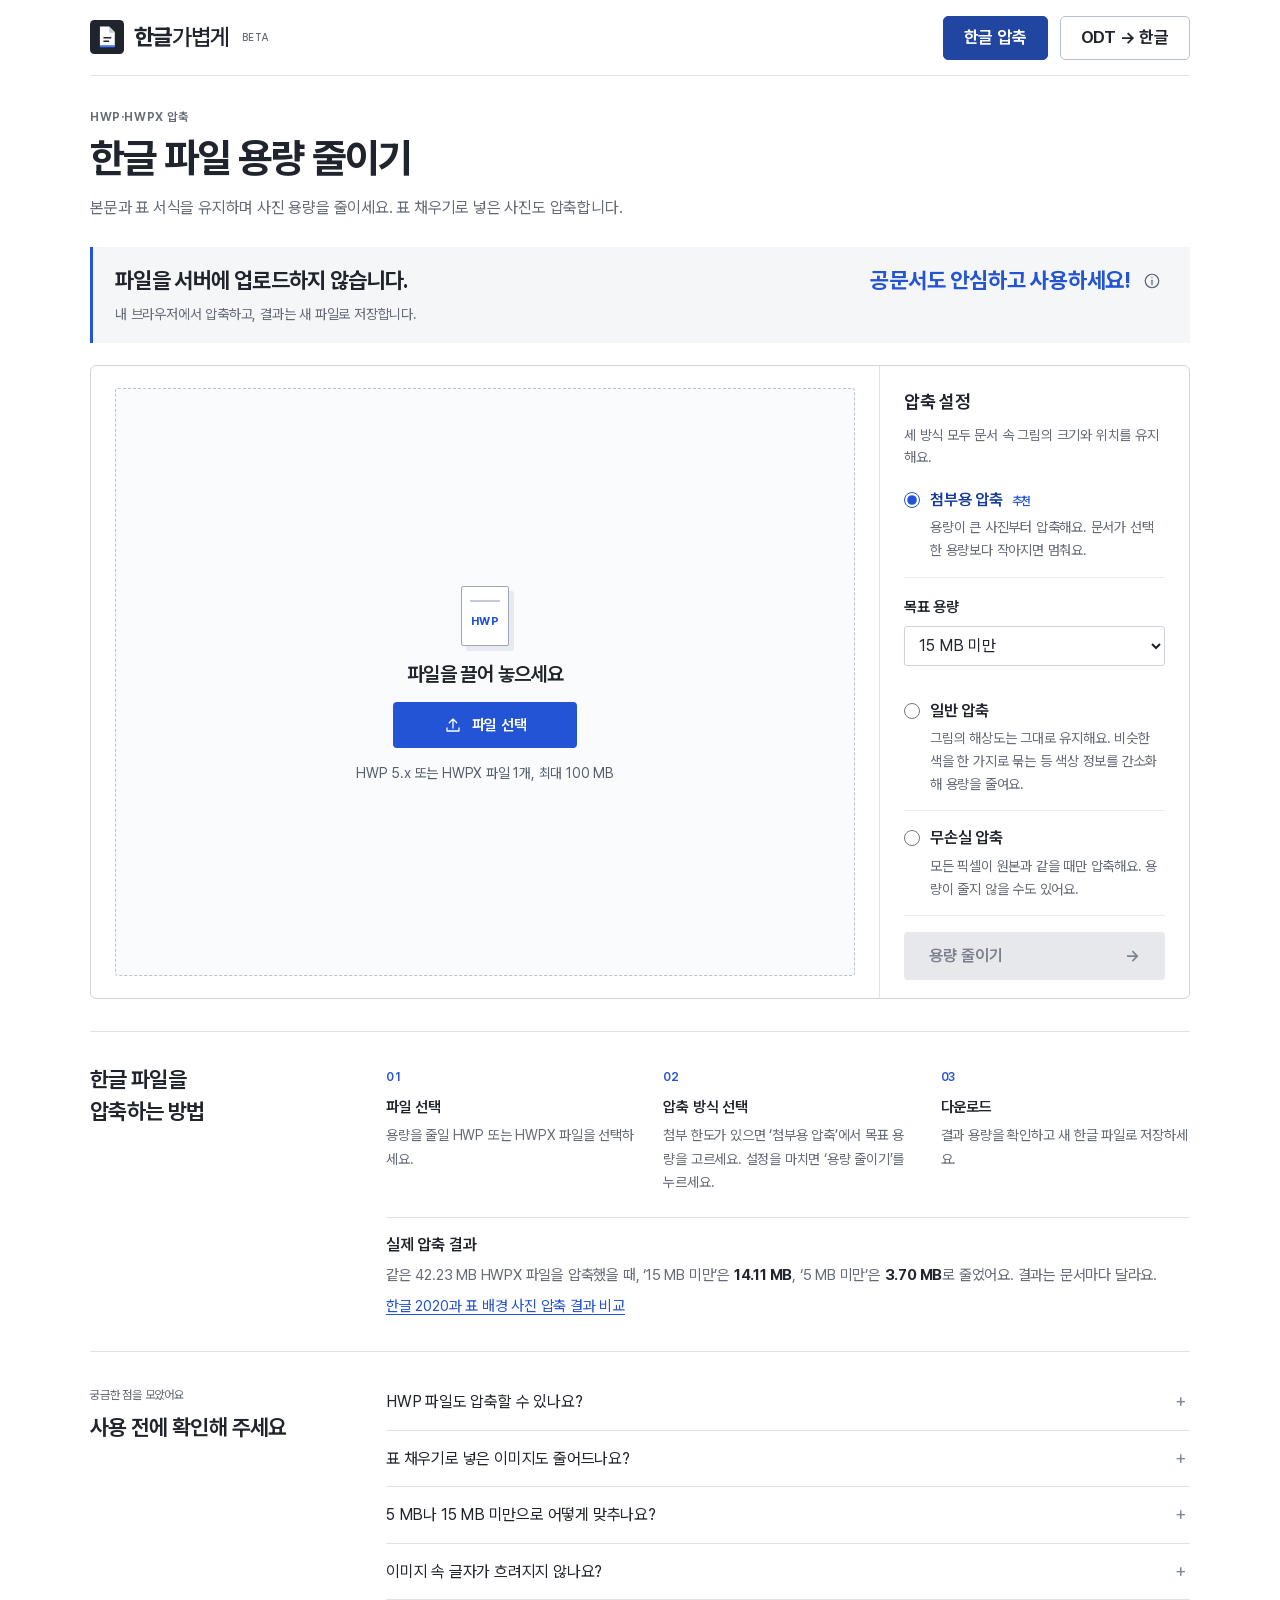
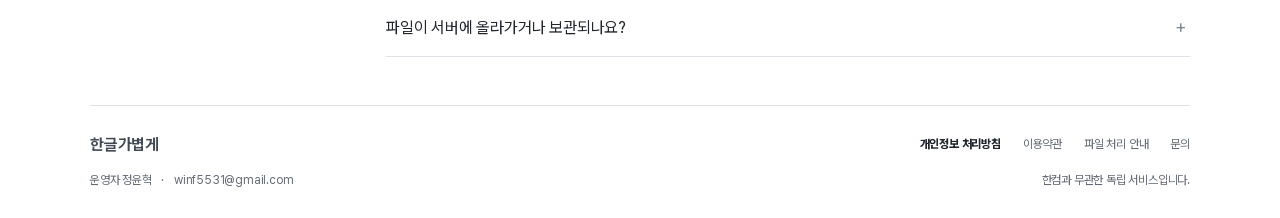
<file: index.html>
<!doctype html>
<html lang="ko">
<head><meta name="naver-site-verification" content="48976f34b77e618aafb838b8d7b8eea14af48118" /><meta name="referrer" content="no-referrer">
  <meta charset="utf-8"><meta name="viewport" content="width=device-width,initial-scale=1">
  <title>한글 파일 용량 줄이기 | HWP·HWPX 압축 – 한글가볍게</title>
  <meta name="description" content="한글 파일을 업로드 없이 내 브라우저에서 압축하세요. HWP·HWPX의 본문과 표 서식을 유지하고 표 채우기 사진까지 줄입니다. 첨부 제한에 맞춰 5MB 또는 15MB 미만을 목표로 선택할 수 있습니다.">
  <meta http-equiv="Content-Security-Policy" content="default-src 'self'; script-src 'self' 'wasm-unsafe-eval'; style-src 'self'; img-src 'self' data: blob:; worker-src 'self' blob:; connect-src 'none'; object-src 'none'; base-uri 'none'; form-action 'none'"><meta name="theme-color" content="#2454d6"><meta property="og:title" content="한글가볍게 — 한글 파일 용량 줄이기">
  <meta property="og:description" content="표 안의 이미지까지, 문서는 그대로 더 가볍게. HWP·HWPX 이미지 압축 도구.">
  <link rel="preload" href="/assets/fonts/PretendardVariable.woff2" as="font" type="font/woff2" crossorigin><link rel="icon" href="/favicon.svg" type="image/svg+xml"><link rel="stylesheet" href="/style.css">
  <script src="/app.js?v=0cade4c38882" defer></script>
<link rel="canonical" href="https://hwpzip.com/"><meta property="og:url" content="https://hwpzip.com/">
<script type="application/ld+json">{"@context": "https://schema.org", "@type": "WebSite", "name": "한글가볍게", "alternateName": "HWPZIP", "url": "https://hwpzip.com/"}</script>
</head>
<body>
  <a class="skip" href="#compress">본문으로 건너뛰기</a>
  <header class="header shell"><a class="brand" href="/" aria-label="한글가볍게 홈"><img src="/favicon.svg" width="34" height="34" alt=""><span>한글<span class="brand-light">가볍게</span></span><small>BETA</small></a><nav aria-label="문서 도구"><a href="/" aria-current="page">한글 압축</a><a href="/odt-to-hangul/" >ODT → 한글</a></nav></header>
  <main>
    <section class="hero shell" id="compress" aria-labelledby="headline">
      <p class="eyebrow">HWP·HWPX 압축</p>
      <h1 id="headline">한글 파일 용량 줄이기</h1>
      <p class="intro">본문과 표 서식을 유지하며 사진 용량을 줄이세요.<br class="mobile"> 표 채우기로 넣은 사진도 압축합니다.</p>
      <div id="connection" class="notice" hidden role="status"></div>
      <section class="document-privacy" aria-labelledby="privacy-title">
        <div class="privacy-heading">
          <span class="privacy-shield" aria-hidden="true"><svg viewBox="0 0 24 24"><path d="m12 3 8 3v5c0 5-8 10-8 10S4 16 4 11V6l8-3Zm-4 9 3 3 5-6"/></svg></span>
          <div><p class="privacy-kicker">문서 보호 원칙</p><h2 id="privacy-title">파일을 서버에 업로드하지 않습니다.</h2></div>
          <div class="privacy-assurance"><strong>공문서도 안심하고 사용하세요!</strong><a class="privacy-details" href="/file-handling.html" title="파일 처리 방식 자세히" aria-label="파일 처리 방식 자세히"><svg viewBox="0 0 24 24" aria-hidden="true"><circle cx="12" cy="12" r="9"/><path d="M12 11v6"/><circle class="info-dot" cx="12" cy="7.5" r=".8"/></svg></a></div>
        </div>
        <p class="privacy-caption" id="upload-privacy">내 브라우저에서 압축하고, 결과는 새 파일로 저장합니다.</p>
      </section>
      <div class="workspace">
        <section class="upload-pane" aria-label="파일 압축">
          <div id="dropzone" class="dropzone">
            <div class="file-art" aria-hidden="true"><span class="document-mark"><span>HWP</span></span></div>
            <h2>파일을 끌어 놓으세요</h2>
            
            <label class="button choose" for="file-input"><svg viewBox="0 0 24 24" aria-hidden="true"><path d="M12 16V4m-5 5 5-5 5 5M4 16v4h16v-4"/></svg>파일 선택</label>
            <input id="file-input" class="visually-hidden" type="file" accept=".hwp,.hwpx" aria-describedby="format-note upload-privacy">
            <p id="format-note" class="format-note">HWP 5.x 또는 HWPX 파일 1개, 최대 100 MB</p>
          </div>
          <div id="selected" class="selected" hidden><span class="file-badge">한</span><div class="file-detail"><strong id="filename"></strong><span id="filesize"></span></div><button id="remove" class="icon-button" aria-label="선택한 파일 제거">×</button></div>
          <div id="progress" class="progress-area" hidden role="status" aria-live="polite"><div class="progress-heading"><span id="stage-title">내 기기에서 처리 중</span><span id="stage-value"></span></div><div id="progress-track" class="progress-track"><div id="progress-bar"></div></div><p id="stage-detail"></p><button id="cancel" class="text-button">작업 취소</button></div>
          <div id="result" class="result" hidden aria-live="polite"><div class="complete-check" aria-hidden="true">✓</div><h2 id="result-title">파일이 더 가벼워졌어요</h2><div class="size-comparison"><span id="before-size"></span><span class="arrow">→</span><strong id="after-size"></strong></div><p id="savings"></p><p id="target-result" class="target-result"></p>
            <div id="retry-offer" hidden><p>더 줄이면 이미지 속 작은 글씨가 흐려질 수 있어요.</p><button id="retry" class="button" type="button"></button></div>
            <p id="retry-status" hidden role="status"></p>
            <button id="download" class="button">압축 파일 다운로드 <span aria-hidden="true">↓</span></button><a id="first-download" class="text-button" hidden></a><p id="processing-time" class="result-note"></p><p id="result-note" class="result-note"></p><button id="another" class="text-button">다른 파일 압축하기</button></div>
          <p id="error" class="error" hidden role="alert"></p>
        </section>
        <aside class="options" aria-label="압축 설정">
          <div class="options-heading"><h2>압축 설정</h2></div>
          <p id="layout-note" class="layout-note">세 방식 모두 문서 속 그림의 크기와 위치를 유지해요.</p>
          <fieldset id="profile-options" aria-describedby="layout-note"><legend class="visually-hidden">압축 방식</legend>
            <label class="option"><input type="radio" name="mode" value="attachment" checked><span class="option-copy"><strong>첨부용 압축 <small>추천</small></strong><span>용량이 큰 사진부터 압축해요. 문서가 선택한 용량보다 작아지면 멈춰요.</span></span></label>
            <div id="target-control" class="target-control">
              <label for="target">목표 용량</label>
              <select id="target"><option value="5">5 MB 미만</option><option value="10">10 MB 미만</option><option value="15" selected>15 MB 미만</option><option value="20">20 MB 미만</option></select>
            </div>
            <label class="option"><input type="radio" name="mode" value="general"><span class="option-copy"><strong>일반 압축</strong><span>그림의 해상도는 그대로 유지해요. 비슷한 색을 한 가지로 묶는 등 색상 정보를 간소화해 용량을 줄여요.</span></span></label>
            <label class="option"><input type="radio" name="mode" value="lossless"><span class="option-copy"><strong>무손실 압축</strong><span>모든 픽셀이 원본과 같을 때만 압축해요. 용량이 줄지 않을 수도 있어요.</span></span></label>
          </fieldset>
          <button id="compress-button" class="button compress-button" disabled>용량 줄이기 <span aria-hidden="true">→</span></button>
        </aside>
      </div>
    </section>
    <section id="how" class="how shell" aria-labelledby="how-title">
      <h2 id="how-title">한글 파일을<br> 압축하는 방법</h2>
      <div class="how-content">
        <ol>
          <li><span>01</span><h3>파일 선택</h3><p>용량을 줄일 HWP 또는 HWPX 파일을 선택하세요.</p></li>
          <li><span>02</span><h3>압축 방식 선택</h3><p>첨부 한도가 있으면 ‘첨부용 압축’에서 목표 용량을 고르세요. 설정을 마치면 ‘용량 줄이기’를 누르세요.</p></li>
          <li><span>03</span><h3>다운로드</h3><p>결과 용량을 확인하고 새 한글 파일로 저장하세요.</p></li>
        </ol>
        <div class="how-example">
          <h3>실제 압축 결과</h3>
          <p>같은 42.23 MB HWPX 파일을 압축했을 때, ‘15 MB 미만’은 <strong>14.11 MB</strong>, ‘5 MB 미만’은 <strong>3.70 MB</strong>로 줄었어요. 결과는 문서마다 달라요.</p>
          <a class="guide-link" href="/guides/hwp-file-size/">한글 2020과 표 배경 사진 압축 결과 비교</a>
        </div>
      </div>
    </section>
    <section id="faq" class="faq shell" aria-labelledby="faq-title"><div><p class="section-kicker">궁금한 점을 모았어요</p><h2 id="faq-title">사용 전에 확인해 주세요</h2></div><div class="questions"><details><summary>HWP 파일도 압축할 수 있나요?</summary><p>네. HWP 5.x 파일을 직접 압축하고 HWP로 저장합니다. HWPX로 변환하지 않으며 본문과 표, 글자 서식과 배치를 보존합니다. 내장 이미지의 저장 데이터와 필요한 이미지 형식 정보만 바꿉니다. HWP 97 문서, 암호 또는 DRM으로 보호한 문서, 배포용 문서와 전자서명 문서는 지원하지 않습니다. 중요한 문서는 저장 후 확인해 주세요.</p></details><details><summary>표 채우기로 넣은 이미지도 줄어드나요?</summary><p>네. 본문 그림뿐 아니라 표나 셀, 도형의 배경으로 넣은 이미지도 함께 검사하고 최적화합니다. 지원하지 않는 이미지 형식은 원래 상태로 보존합니다. 암호화되거나 전자서명된 문서는 처리하지 않습니다.</p></details><details><summary>5 MB나 15 MB 미만으로 어떻게 맞추나요?</summary><p>큰 사진부터 화질과 해상도를 단계별로 조정하고, 저장할 파일이 목표보다 작아지면 멈춥니다. 5 MB 미만은 5,000,000바이트보다 작은 파일을 뜻합니다. 줄일 수 있는 사진이 부족하면 결과 화면에 실제 용량과 목표 달성 여부를 표시해요. 결과 화면에서 부분 압축본을 받거나, 그림 화질을 더 낮춰 다시 시도할 수 있어요.</p></details><details><summary>이미지 속 글자가 흐려지지 않나요?</summary><p>문서의 본문 글자와 표 서식은 유지합니다. 큰 활동 사진은 해상도가 줄어들 수 있습니다. 흰 배경의 비율과 색상 변화로 사진을 구분합니다. 글자가 많은 스캔본이나 도표로 판단하면 해상도를 낮추지 않습니다. 사진으로 분류된 이미지 속 글자는 흐려질 수 있습니다. 중요한 문서는 다운로드 후 작은 글자를 확대해 확인해 주세요. 픽셀 변화가 없어야 한다면 ‘무손실 압축’를 선택하세요.</p></details><details><summary>파일이 서버에 올라가거나 보관되나요?</summary><p>아니요. 문서와 이미지는 이 브라우저 안에서 압축하며 서버로 전송하지 않습니다. 결과는 이 탭을 닫거나 새로고침하기 전에 저장해 주세요. 작업 중 탭을 닫으면 압축도 중단됩니다. 내 기기에 저장한 원본과 결과 파일은 그대로 남습니다.</p></details></div></section>
  </main>
  <footer class="footer shell">
    <div class="footer-top"><a class="footer-brand" href="/">한글가볍게</a><nav class="footer-links" aria-label="운영 안내"><a class="privacy-policy-link" href="/privacy.html">개인정보 처리방침</a><a href="/terms.html">이용약관</a><a href="/file-handling.html">파일 처리 안내</a><a href="/contact.html">문의</a></nav></div>
    <div class="footer-bottom"><p>운영자 정윤혁 <span aria-hidden="true">·</span> <a href="mailto:winf5531@gmail.com">winf5531@gmail.com</a></p><p>한컴과 무관한 독립 서비스입니다.</p></div>
  </footer>
</body>
</html>
</file>
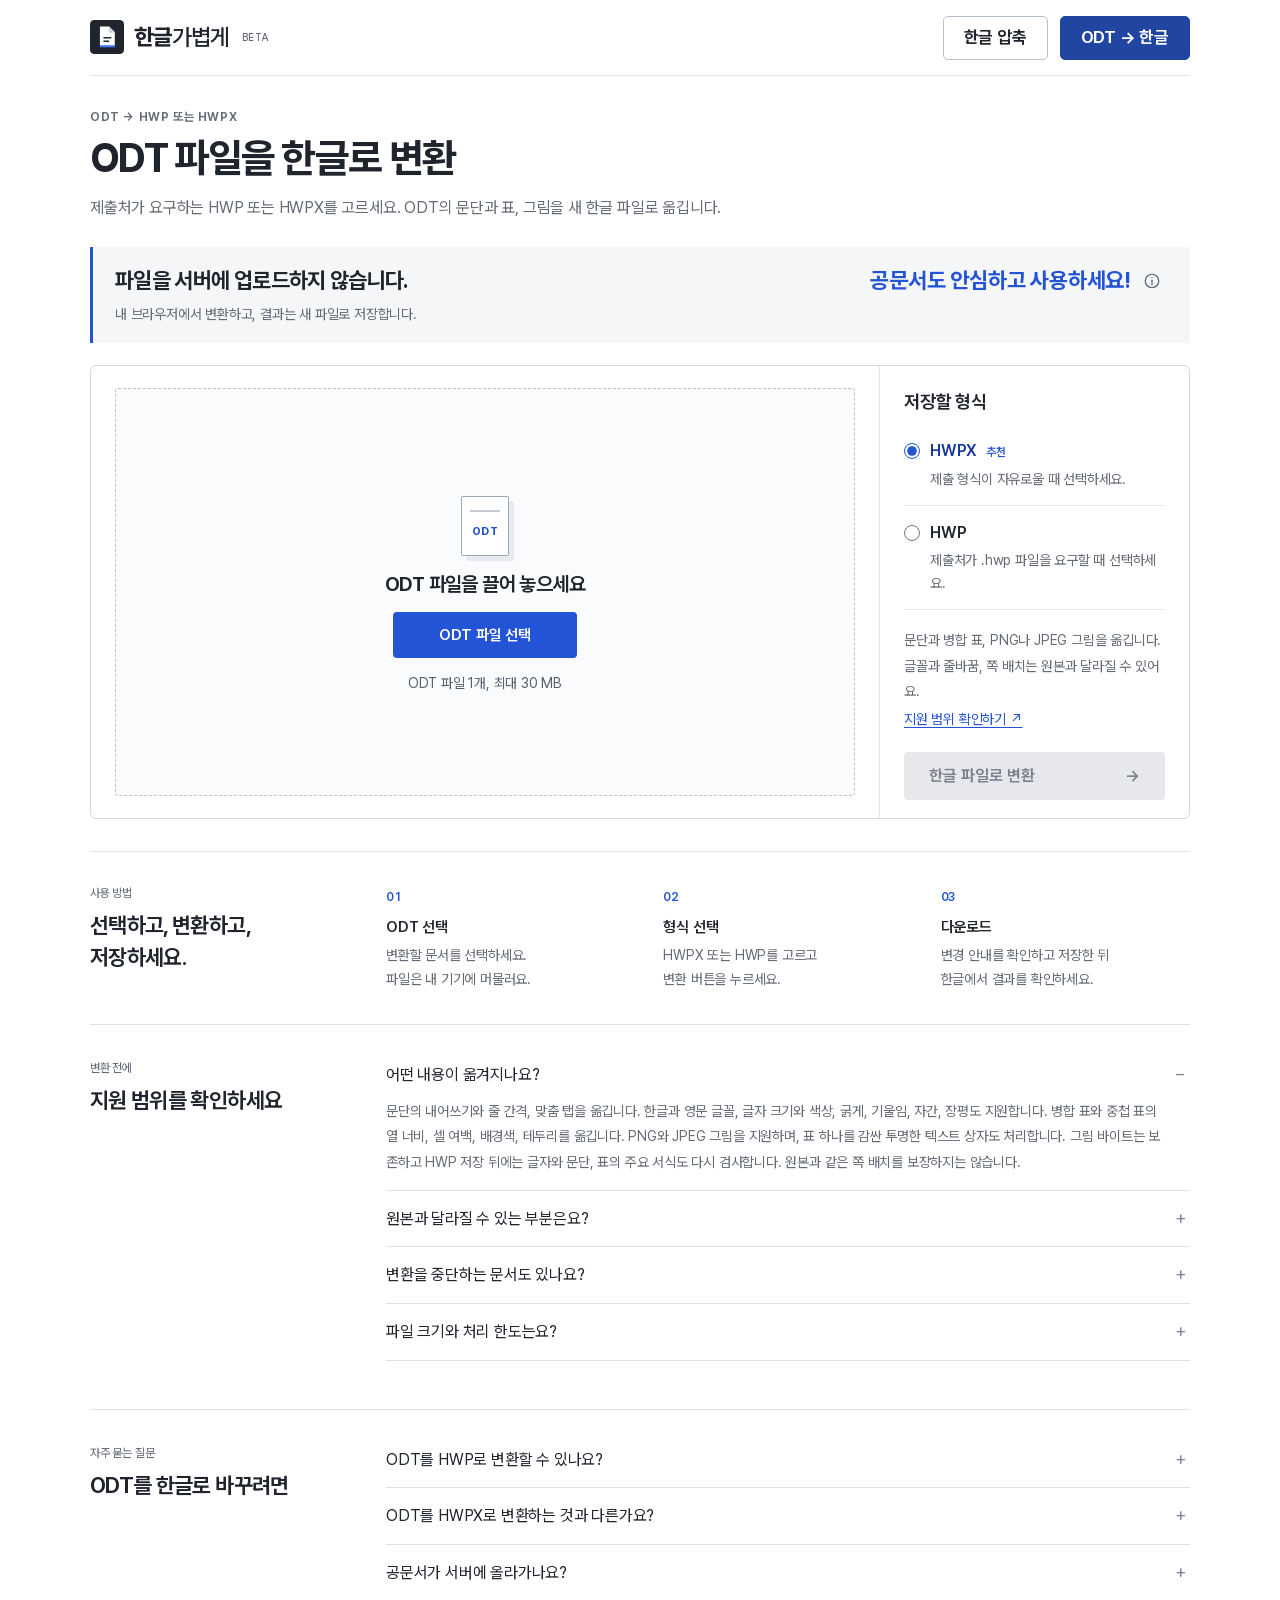
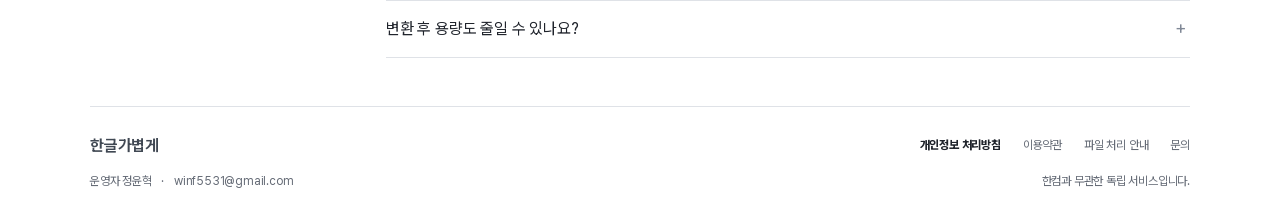
<file: odt-to-hangul/index.html>
<!doctype html>
<html lang="ko">
<head><meta name="referrer" content="no-referrer">
  <meta charset="utf-8"><meta name="viewport" content="width=device-width,initial-scale=1">
  <title>ODT를 한글 파일로 변환 | ODT → HWP·HWPX – 한글가볍게</title>
  <meta name="description" content="ODT 파일을 한글에서 편집할 수 있는 HWP 또는 HWPX로 변환하세요. 문단·병합 표·내장 그림을 옮기며, 30MB까지 파일 업로드 없이 내 브라우저에서 처리합니다.">
  <meta http-equiv="Content-Security-Policy" content="default-src 'self'; script-src 'self' 'wasm-unsafe-eval'; style-src 'self'; img-src 'self' data: blob:; worker-src 'self' blob:; connect-src 'none'; object-src 'none'; base-uri 'none'; form-action 'none'"><meta name="theme-color" content="#2454d6"><meta property="og:title" content="ODT 파일을 한글로 변환 | 한글가볍게">
  <meta property="og:description" content="ODT → HWP·HWPX. 문서를 업로드하지 않고 내 브라우저에서 변환하세요.">
  <link rel="preload" href="/assets/fonts/PretendardVariable.woff2" as="font" type="font/woff2" crossorigin><link rel="icon" href="/favicon.svg" type="image/svg+xml"><link rel="stylesheet" href="/style.css">
  <script src="/odt.js?v=b98e0b58f6b2" defer></script>
<link rel="canonical" href="https://hwpzip.com/odt-to-hangul/"><meta property="og:url" content="https://hwpzip.com/odt-to-hangul/">
</head>
<body>
<a class="skip" href="#convert">본문으로 건너뛰기</a><header class="header shell"><a class="brand" href="/" aria-label="한글가볍게 홈"><img src="/favicon.svg" width="34" height="34" alt=""><span>한글<span class="brand-light">가볍게</span></span><small>BETA</small></a><nav aria-label="문서 도구"><a href="/" >한글 압축</a><a href="/odt-to-hangul/" aria-current="page">ODT → 한글</a></nav></header>
<main><section class="hero shell" id="convert" aria-labelledby="headline">
<p class="eyebrow">ODT → HWP 또는 HWPX</p><h1 id="headline">ODT 파일을 한글로 변환</h1>
<p class="intro">제출처가 요구하는 HWP 또는 HWPX를 고르세요.<br class="mobile"> ODT의 문단과 표, 그림을 새 한글 파일로 옮깁니다.</p>
<section class="document-privacy" aria-labelledby="privacy-title">
        <div class="privacy-heading">
          <span class="privacy-shield" aria-hidden="true"><svg viewBox="0 0 24 24"><path d="m12 3 8 3v5c0 5-8 10-8 10S4 16 4 11V6l8-3Zm-4 9 3 3 5-6"/></svg></span>
          <div><p class="privacy-kicker">문서 보호 원칙</p><h2 id="privacy-title">파일을 서버에 업로드하지 않습니다.</h2></div>
          <div class="privacy-assurance"><strong>공문서도 안심하고 사용하세요!</strong><a class="privacy-details" href="/file-handling.html" title="파일 처리 방식 자세히" aria-label="파일 처리 방식 자세히"><svg viewBox="0 0 24 24" aria-hidden="true"><circle cx="12" cy="12" r="9"/><path d="M12 11v6"/><circle class="info-dot" cx="12" cy="7.5" r=".8"/></svg></a></div>
        </div>
        <p class="privacy-caption" id="upload-privacy">내 브라우저에서 변환하고, 결과는 새 파일로 저장합니다.</p>
      </section>
<div class="workspace">
<section class="upload-pane" aria-label="ODT 파일 변환">
<div id="dropzone" class="dropzone"><div class="file-art" aria-hidden="true"><span class="document-mark"><span>ODT</span></span></div><h2>ODT 파일을 끌어 놓으세요</h2><label class="button choose" for="file-input">ODT 파일 선택</label><input id="file-input" class="visually-hidden" type="file" accept=".odt,application/vnd.oasis.opendocument.text" aria-describedby="format-note upload-privacy"><p id="format-note" class="format-note">ODT 파일 1개, 최대 30 MB</p></div>
<div id="selected" class="selected" hidden><span class="file-badge">문</span><div class="file-detail"><strong id="filename"></strong><span id="filesize"></span></div><button id="remove" class="icon-button" aria-label="선택한 파일 제거">×</button></div>
<div id="progress" class="progress-area" hidden role="status" aria-live="polite"><div class="progress-heading"><span id="stage-title"></span><span id="stage-value"></span></div><div class="progress-track"><div id="progress-bar"></div></div><p id="stage-detail"></p><button id="cancel" class="text-button">작업 취소</button></div>
<div id="result" class="result" hidden aria-live="polite"><div class="complete-check" aria-hidden="true">✓</div><h2 id="result-title"></h2><strong id="result-size" class="converted-size"></strong><p id="result-summary"></p><div id="warning-box" class="conversion-warnings" hidden><strong>달라진 부분을 확인해 주세요</strong><ul id="result-warnings"></ul></div><p class="result-note">저장한 파일을 한글에서 열어 줄바꿈과 표, 그림의 위치를 확인해 주세요.</p><button id="download" class="button">변환 파일 다운로드 ↓</button><p id="processing-time" class="result-note"></p><button id="another" class="text-button">다른 파일 변환하기</button></div>
<p id="error" class="error" hidden role="alert"></p>
</section>
<aside class="options" aria-label="변환 설정"><div class="options-heading"><h2>저장할 형식</h2></div>
<fieldset id="format-options"><legend class="visually-hidden">변환할 한글 파일 형식</legend><label class="option"><input type="radio" name="format" value="hwpx" checked><span class="option-copy"><strong>HWPX <small>추천</small></strong><span>제출 형식이 자유로울 때 선택하세요.</span></span></label><label class="option"><input type="radio" name="format" value="hwp"><span class="option-copy"><strong>HWP</strong><span>제출처가 .hwp 파일을 요구할 때 선택하세요.</span></span></label></fieldset>
<p class="conversion-note">문단과 병합 표, PNG나 JPEG 그림을 옮깁니다. 글꼴과 줄바꿈, 쪽 배치는 원본과 달라질 수 있어요.</p><a class="support-link" href="#supported">지원 범위 확인하기 ↗</a><button id="convert-button" class="button compress-button" disabled>한글 파일로 변환 <span aria-hidden="true">→</span></button></aside>
</div>
</section>
<section class="how shell" aria-labelledby="how-title"><div><p class="section-kicker">사용 방법</p><h2 id="how-title">선택하고, 변환하고,<br>저장하세요.</h2></div><ol><li><span>01</span><h3>ODT 선택</h3><p>변환할 문서를 선택하세요.<br>파일은 내 기기에 머물러요.</p></li><li><span>02</span><h3>형식 선택</h3><p>HWPX 또는 HWP를 고르고<br>변환 버튼을 누르세요.</p></li><li><span>03</span><h3>다운로드</h3><p>변경 안내를 확인하고 저장한 뒤<br>한글에서 결과를 확인하세요.</p></li></ol></section>
<section id="supported" class="faq shell" aria-labelledby="support-title"><div><p class="section-kicker">변환 전에</p><h2 id="support-title">지원 범위를 확인하세요</h2></div><div class="questions"><details open><summary>어떤 내용이 옮겨지나요?</summary><p>문단의 내어쓰기와 줄 간격, 맞춤 탭을 옮깁니다. 한글과 영문 글꼴, 글자 크기와 색상, 굵게, 기울임, 자간, 장평도 지원합니다. 병합 표와 중첩 표의 열 너비, 셀 여백, 배경색, 테두리를 옮깁니다. PNG와 JPEG 그림을 지원하며, 표 하나를 감싼 투명한 텍스트 상자도 처리합니다. 그림 바이트는 보존하고 HWP 저장 뒤에는 글자와 문단, 표의 주요 서식도 다시 검사합니다. 원본과 같은 쪽 배치를 보장하지는 않습니다.</p></details><details><summary>원본과 달라질 수 있는 부분은요?</summary><p>글꼴 설치 여부에 따라 줄바꿈과 쪽 수가 달라질 수 있습니다. 지원하는 표와 그림의 위치 기준과 여백을 옮기지만 문서 엔진의 배치 방식에 따라 위치가 달라질 수 있습니다. 목록 번호, 하이퍼링크, 자동 날짜와 쪽 번호는 표시된 글자로 옮기며, 일부 글자 효과와 머리말과 꼬리말의 간격도 단순화될 수 있습니다. 감지한 변경 사항은 결과 화면에 안내합니다.</p></details><details><summary>변환을 중단하는 문서도 있나요?</summary><p>수식, 일반 텍스트 상자, 장식이 있는 표 상자, 도형, 각주, 변경 추적은 지원하지 않습니다. 배경 그림, 그림 자르기와 효과, 여러 쪽 양식, 다단, 세로쓰기도 지원 범위에서 제외됩니다. 숨김 또는 조건부 내용, 암호화, 전자서명, 매크로, 외부 링크 그림도 처리하지 않습니다. 발견하면 일부 내용이 빠진 파일을 만들지 않고 이유를 표시합니다.</p></details><details><summary>파일 크기와 처리 한도는요?</summary><p>ODT 파일 1개당 최대 30 MB, 문단 5,000개, 표 셀 10,000개, 내장 그림 150개를 지원합니다. 압축을 푼 크기와 개별 그림 크기에도 한도가 있습니다. 처음 변환할 때 약 16 MB의 도구를 내려받으며 이후 문서는 브라우저 안에서 처리합니다. 기기 메모리가 부족하거나 변환이 5분을 넘으면 중단합니다.</p></details></div></section>
<section id="faq" class="faq shell" aria-labelledby="faq-title"><div><p class="section-kicker">자주 묻는 질문</p><h2 id="faq-title">ODT를 한글로 바꾸려면</h2></div><div class="questions"><details><summary>ODT를 HWP로 변환할 수 있나요?</summary><p>네. ‘저장할 형식’에서 HWP를 선택하면 ODT 내용을 한글 문서로 옮겨 .hwp로 저장합니다. 저장한 HWP를 엔진에서 다시 열어 본문과 표, 그림, 주요 서식을 검사합니다. 내용 손실이나 서식 불일치가 감지되면 다운로드 대신 안내를 표시합니다.</p></details><details><summary>ODT를 HWPX로 변환하는 것과 다른가요?</summary><p>HWPX는 XML 기반의 한글 표준 문서 형식이고 HWP는 기존 바이너리 형식입니다. 제출처에서 .hwp를 요구하면 HWP를 선택하고, 별도 제한이 없다면 HWPX를 권장합니다. 확장자 이름만 바꾸는 방식이 아니라 문서 구조를 새로 작성합니다.</p></details><details><summary>공문서가 서버에 올라가나요?</summary><p>아니요. ODT 문서와 그 안의 그림, 파일 이름, 변환 결과는 서버로 전송하지 않습니다. 변환은 내 브라우저의 별도 작업 공간에서 실행되며 문서 처리용 네트워크 통신을 차단합니다. 사이트에 접속해 프로그램을 내려받는 과정은 필요합니다.</p></details><details><summary>변환 후 용량도 줄일 수 있나요?</summary><p>HWP 또는 HWPX로 저장한 결과는 <a href="/">한글 압축 도구</a>에서 이미지 용량을 줄일 수 있습니다. 변환과 압축 후에는 각각 결과를 확인해 주세요.</p></details></div></section>
</main><footer class="footer shell">
    <div class="footer-top"><a class="footer-brand" href="/">한글가볍게</a><nav class="footer-links" aria-label="운영 안내"><a class="privacy-policy-link" href="/privacy.html">개인정보 처리방침</a><a href="/terms.html">이용약관</a><a href="/file-handling.html">파일 처리 안내</a><a href="/contact.html">문의</a></nav></div>
    <div class="footer-bottom"><p>운영자 정윤혁 <span aria-hidden="true">·</span> <a href="mailto:winf5531@gmail.com">winf5531@gmail.com</a></p><p>한컴과 무관한 독립 서비스입니다.</p></div>
  </footer>
</body></html>
</file>
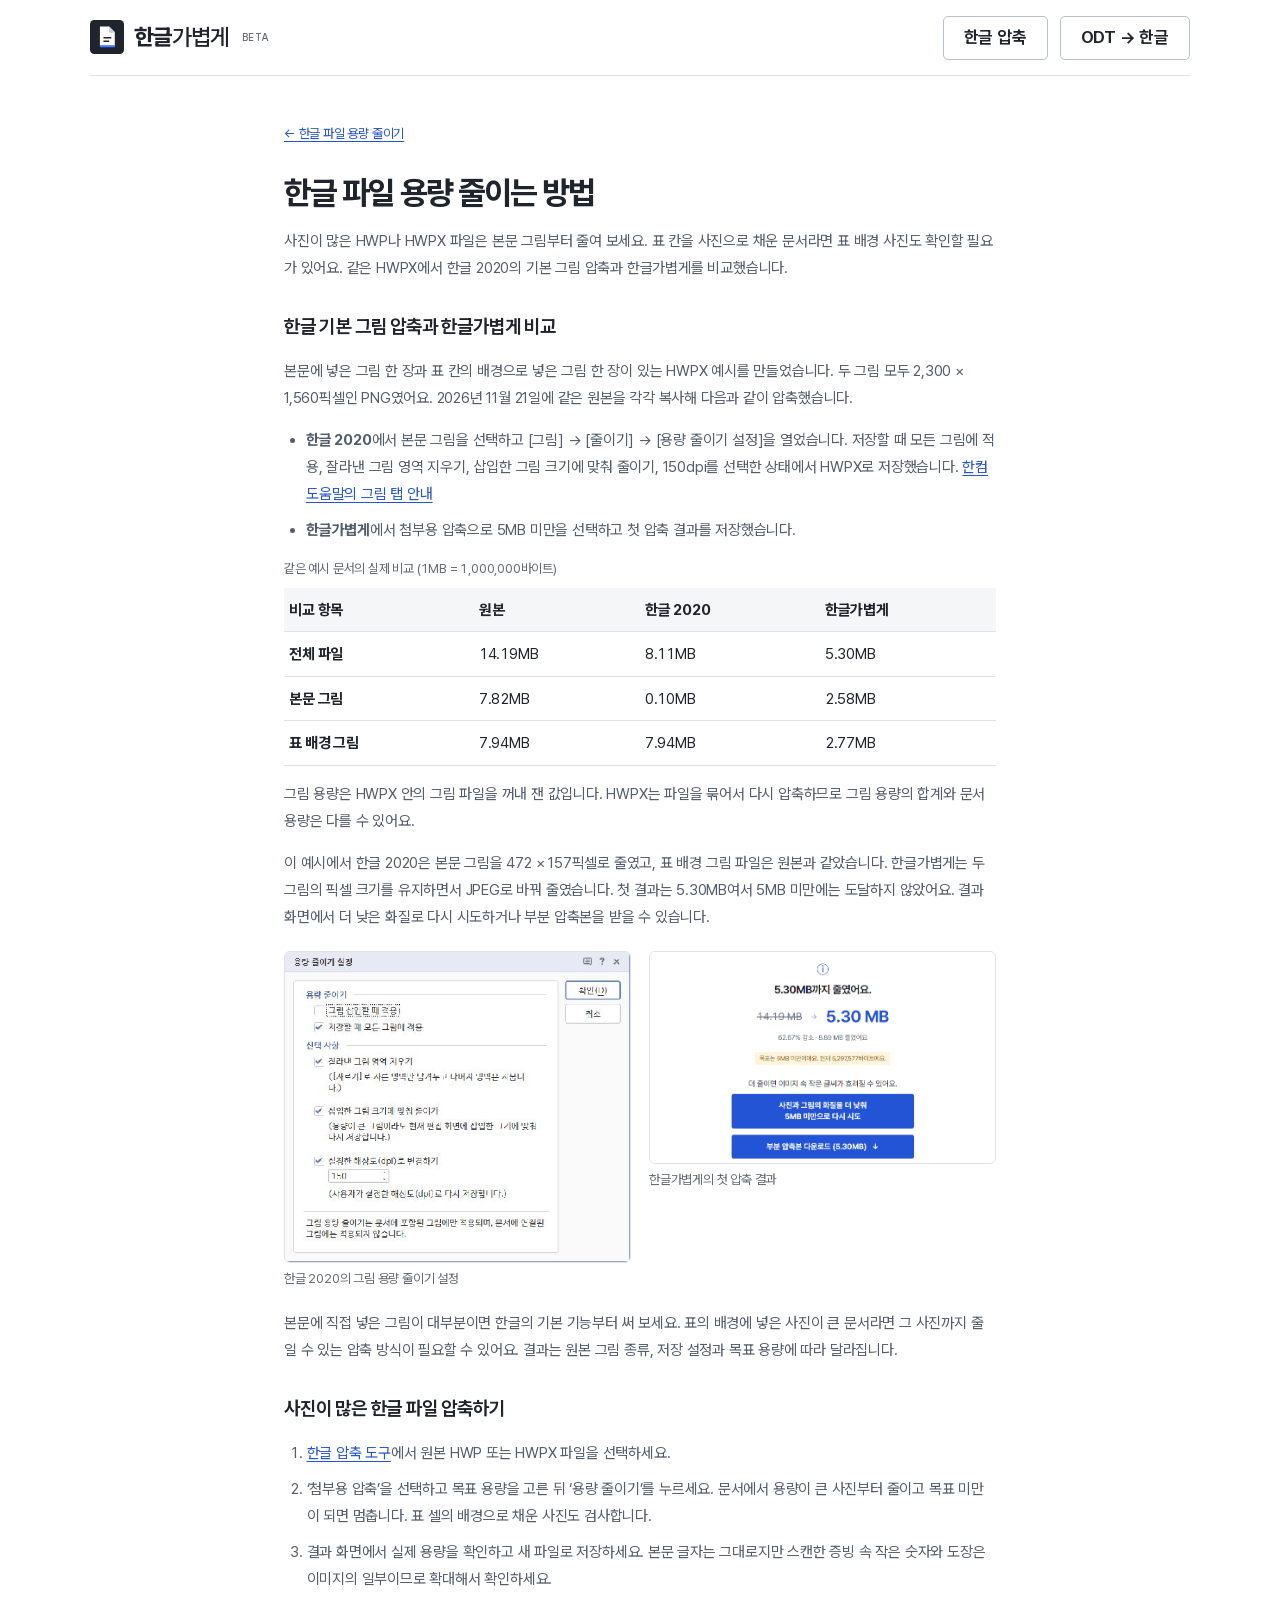
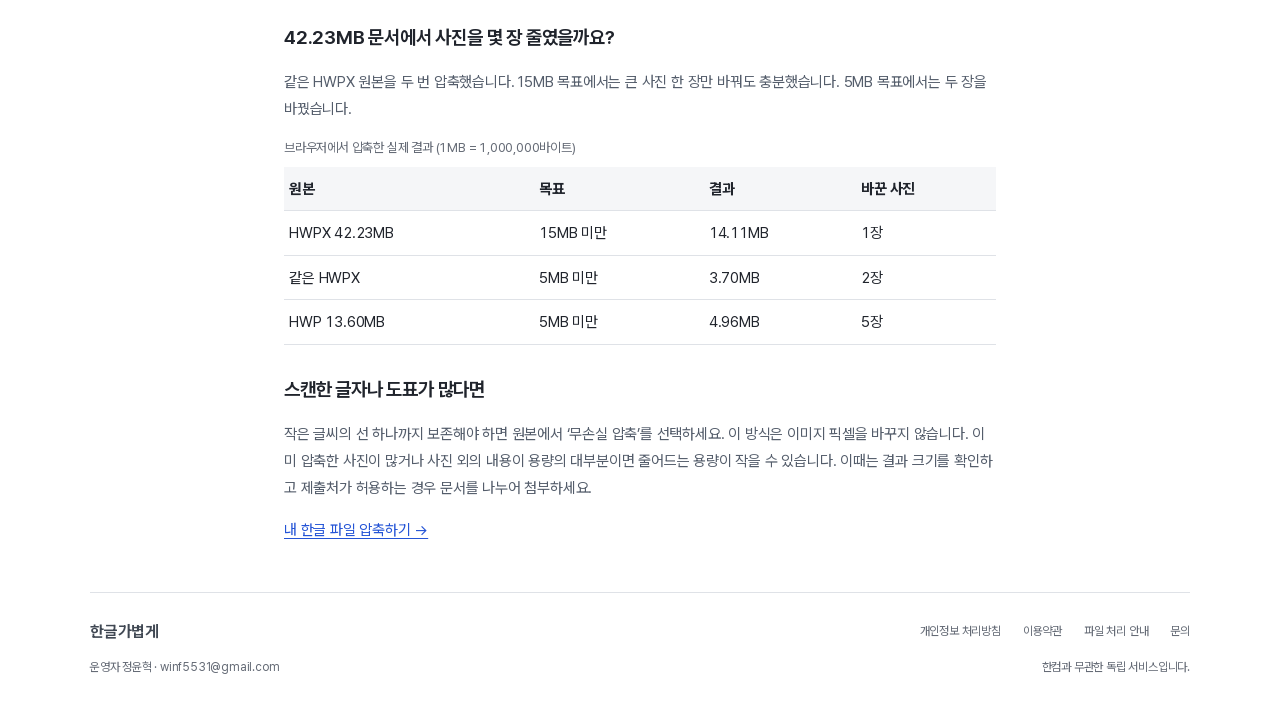
<file: guides/hwp-file-size/index.html>
<!doctype html>
<html lang="ko">
<head><meta name="referrer" content="no-referrer">
  <meta charset="utf-8">
  <meta name="viewport" content="width=device-width,initial-scale=1">
  <title>한글 파일 용량 줄이는 방법 | 그림 압축 비교 - 한글가볍게</title>
  <meta name="description" content="한글 파일 용량을 줄이는 방법을 알아보세요. 한글 2020 기본 그림 압축과 브라우저 압축을 비교하고, 표 배경 사진과 5MB·15MB 압축 예시를 확인하세요.">
  <link rel="stylesheet" href="/style.css">
  <link rel="stylesheet" href="/guides/hwp-file-size/comparison.css">
  <link rel="icon" href="/favicon.svg" type="image/svg+xml">
<link rel="canonical" href="https://hwpzip.com/guides/hwp-file-size/"><meta property="og:url" content="https://hwpzip.com/guides/hwp-file-size/">
</head>
<body>
  <header class="header shell">
    <a class="brand" href="/" aria-label="한글가볍게 홈"><img src="/favicon.svg" width="34" height="34" alt=""><span>한글<span class="brand-light">가볍게</span></span><small>BETA</small></a>
    <nav aria-label="문서 도구"><a href="/">한글 압축</a><a href="/odt-to-hangul/">ODT → 한글</a></nav>
  </header>
  <main class="privacy-page size-guide">
    <a class="back" href="/">← 한글 파일 용량 줄이기</a>
    <h1>한글 파일 용량 줄이는 방법</h1>
    <p>사진이 많은 HWP나 HWPX 파일은 본문 그림부터 줄여 보세요. 표 칸을 사진으로 채운 문서라면 표 배경 사진도 확인할 필요가 있어요. 같은 HWPX에서 한글 2020의 기본 그림 압축과 한글가볍게를 비교했습니다.</p>
    <h2>한글 기본 그림 압축과 한글가볍게 비교</h2>
    <p>본문에 넣은 그림 한 장과 표 칸의 배경으로 넣은 그림 한 장이 있는 HWPX 예시를 만들었습니다. 두 그림 모두 2,300 × 1,560픽셀인 PNG였어요. 2026년 11월 21일에 같은 원본을 각각 복사해 다음과 같이 압축했습니다.</p>
    <ul>
      <li><strong>한글 2020</strong>에서 본문 그림을 선택하고 [그림] → [줄이기] → [용량 줄이기 설정]을 열었습니다. 저장할 때 모든 그림에 적용, 잘라낸 그림 영역 지우기, 삽입한 그림 크기에 맞춰 줄이기, 150dpi를 선택한 상태에서 HWPX로 저장했습니다. <a href="https://help.hancom.com/hoffice110/ko-KR/Hwp/toolbox/object_picture.htm">한컴 도움말의 그림 탭 안내</a></li>
      <li><strong>한글가볍게</strong>에서 첨부용 압축으로 5MB 미만을 선택하고 첫 압축 결과를 저장했습니다.</li>
    </ul>
    <table class="compression-comparison">
      <caption>같은 예시 문서의 실제 비교 (1MB = 1,000,000바이트)</caption>
      <thead><tr><th scope="col">비교 항목</th><th scope="col">원본</th><th scope="col">한글 2020</th><th scope="col">한글가볍게</th></tr></thead>
      <tbody>
        <tr><th scope="row">전체 파일</th><td>14.19MB</td><td>8.11MB</td><td>5.30MB</td></tr>
        <tr><th scope="row">본문 그림</th><td>7.82MB</td><td>0.10MB</td><td>2.58MB</td></tr>
        <tr><th scope="row">표 배경 그림</th><td>7.94MB</td><td>7.94MB</td><td>2.77MB</td></tr>
      </tbody>
    </table>
    <p>그림 용량은 HWPX 안의 그림 파일을 꺼내 잰 값입니다. HWPX는 파일을 묶어서 다시 압축하므로 그림 용량의 합계와 문서 용량은 다를 수 있어요.</p>
    <p>이 예시에서 한글 2020은 본문 그림을 472 × 157픽셀로 줄였고, 표 배경 그림 파일은 원본과 같았습니다. 한글가볍게는 두 그림의 픽셀 크기를 유지하면서 JPEG로 바꿔 줄였습니다. 첫 결과는 5.30MB여서 5MB 미만에는 도달하지 않았어요. 결과 화면에서 더 낮은 화질로 다시 시도하거나 부분 압축본을 받을 수 있습니다.</p>
    <div class="comparison-figures">
      <figure><img src="/assets/guides/hwp-file-size/hancom-2020-settings.jpg" width="496" height="446" alt="저장할 때 모든 그림에 적용과 150dpi를 선택한 한글 2020 설정 화면" loading="lazy" decoding="async"><figcaption>한글 2020의 그림 용량 줄이기 설정</figcaption></figure>
      <figure><img src="/assets/guides/hwp-file-size/browser-result.png" width="799" height="490" alt="한글가볍게에서 14.19MB를 5.30MB로 줄인 결과와 더 압축하기 버튼" loading="lazy" decoding="async"><figcaption>한글가볍게의 첫 압축 결과</figcaption></figure>
    </div>
    <p>본문에 직접 넣은 그림이 대부분이면 한글의 기본 기능부터 써 보세요. 표의 배경에 넣은 사진이 큰 문서라면 그 사진까지 줄일 수 있는 압축 방식이 필요할 수 있어요. 결과는 원본 그림 종류, 저장 설정과 목표 용량에 따라 달라집니다.</p>
    <h2>사진이 많은 한글 파일 압축하기</h2>
    <ol>
      <li><a href="/#compress">한글 압축 도구</a>에서 원본 HWP 또는 HWPX 파일을 선택하세요.</li>
      <li>‘첨부용 압축’을 선택하고 목표 용량을 고른 뒤 ‘용량 줄이기’를 누르세요. 문서에서 용량이 큰 사진부터 줄이고 목표 미만이 되면 멈춥니다. 표 셀의 배경으로 채운 사진도 검사합니다.</li>
      <li>결과 화면에서 실제 용량을 확인하고 새 파일로 저장하세요. 본문 글자는 그대로지만 스캔한 증빙 속 작은 숫자와 도장은 이미지의 일부이므로 확대해서 확인하세요.</li>
    </ol>
    <h2>42.23MB 문서에서 사진을 몇 장 줄였을까요?</h2>
    <p>같은 HWPX 원본을 두 번 압축했습니다. 15MB 목표에서는 큰 사진 한 장만 바꿔도 충분했습니다. 5MB 목표에서는 두 장을 바꿨습니다.</p>
    <table><caption>브라우저에서 압축한 실제 결과 (1MB = 1,000,000바이트)</caption>
      <thead><tr><th scope="col">원본</th><th scope="col">목표</th><th scope="col">결과</th><th scope="col">바꾼 사진</th></tr></thead>
      <tbody><tr><td>HWPX 42.23MB</td><td>15MB 미만</td><td>14.11MB</td><td>1장</td></tr>
      <tr><td>같은 HWPX</td><td>5MB 미만</td><td>3.70MB</td><td>2장</td></tr>
      <tr><td>HWP 13.60MB</td><td>5MB 미만</td><td>4.96MB</td><td>5장</td></tr></tbody>
    </table>
    <h2>스캔한 글자나 도표가 많다면</h2>
    <p>작은 글씨의 선 하나까지 보존해야 하면 원본에서 ‘무손실 압축’를 선택하세요. 이 방식은 이미지 픽셀을 바꾸지 않습니다. 이미 압축한 사진이 많거나 사진 외의 내용이 용량의 대부분이면 줄어드는 용량이 작을 수 있습니다. 이때는 결과 크기를 확인하고 제출처가 허용하는 경우 문서를 나누어 첨부하세요.</p>
    <p><a class="guide-link" href="/#compress">내 한글 파일 압축하기 →</a></p>
  </main>
  <footer class="footer shell"><div class="footer-top"><a class="footer-brand" href="/">한글가볍게</a><nav class="footer-links" aria-label="운영 안내"><a href="/privacy.html">개인정보 처리방침</a><a href="/terms.html">이용약관</a><a href="/file-handling.html">파일 처리 안내</a><a href="/contact.html">문의</a></nav></div>
    <div class="footer-bottom"><p>운영자 정윤혁 · <a href="mailto:winf5531@gmail.com">winf5531@gmail.com</a></p><p>한컴과 무관한 독립 서비스입니다.</p></div></footer>
</body>
</html>
</file>
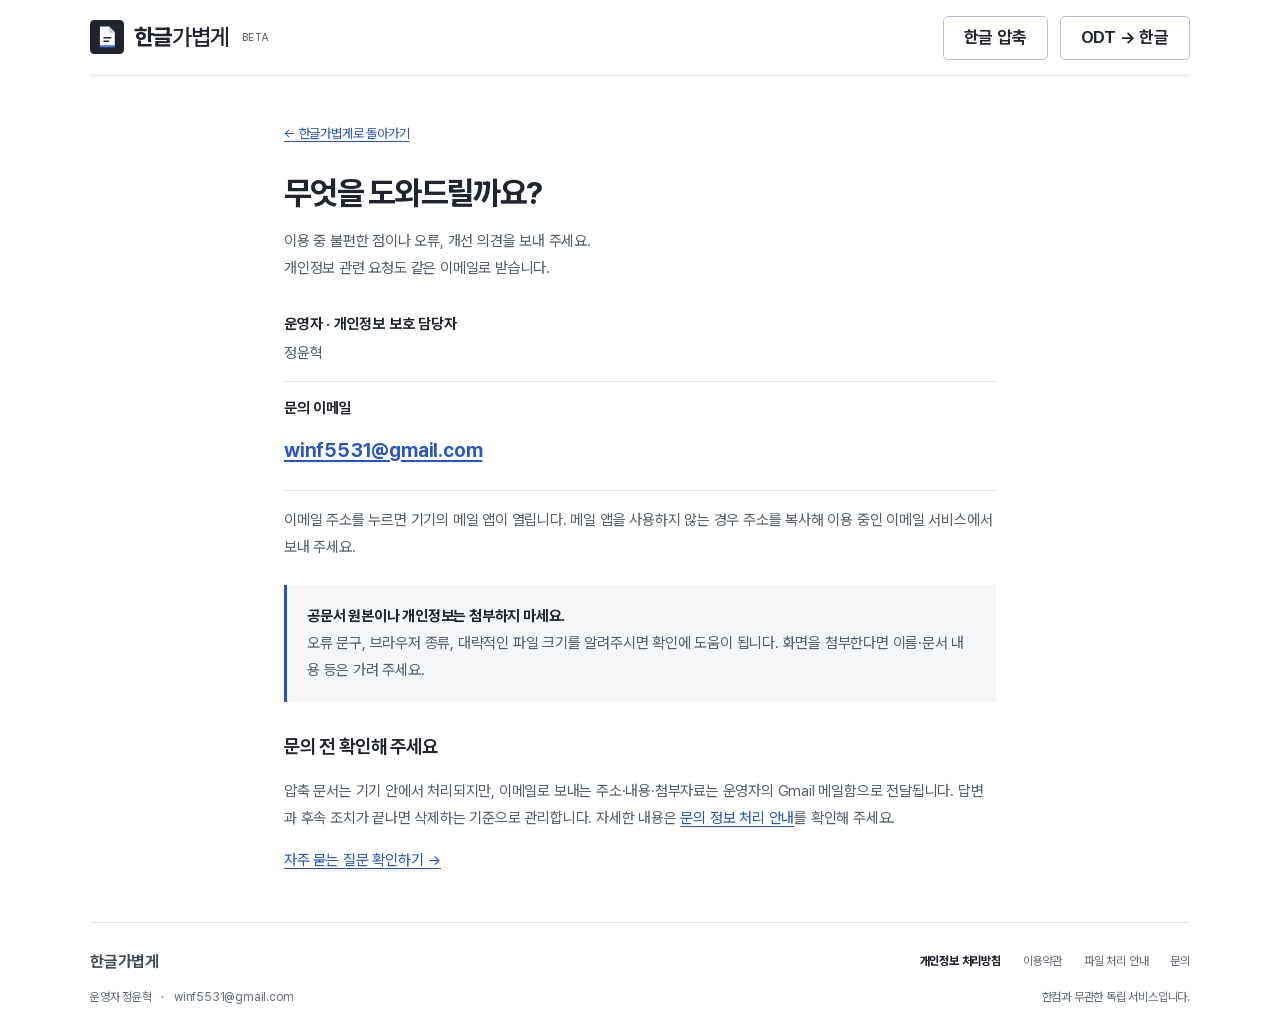
<file: contact.html>
<!doctype html>
<html lang="ko">
<head><meta name="referrer" content="no-referrer"><meta charset="utf-8"><meta name="viewport" content="width=device-width,initial-scale=1"><meta name="robots" content="noindex"><meta name="description" content="한글가볍게 운영자 정윤혁에게 이용 문의, 오류 신고 및 개인정보 관련 요청을 보낼 수 있습니다."><title>문의 | 한글가볍게</title><link rel="stylesheet" href="/style.css"><link rel="icon" href="/favicon.svg"></head>
<body><header class="header shell"><a class="brand" href="/" aria-label="한글가볍게 홈"><img src="/favicon.svg" width="34" height="34" alt=""><span>한글<span class="brand-light">가볍게</span></span><small>BETA</small></a><nav aria-label="문서 도구"><a href="/" >한글 압축</a><a href="/odt-to-hangul/">ODT → 한글</a></nav></header><main class="privacy-page">
  <a class="back" href="/">← 한글가볍게로 돌아가기</a>
  <h1>무엇을 도와드릴까요?</h1>
  <p>이용 중 불편한 점이나 오류, 개선 의견을 보내 주세요.<br>개인정보 관련 요청도 같은 이메일로 받습니다.</p>
  <dl class="legal-list"><div><dt>운영자 · 개인정보 보호 담당자</dt><dd>정윤혁</dd></div><div><dt>문의 이메일</dt><dd><a class="contact-email" href="mailto:winf5531@gmail.com">winf5531@gmail.com</a></dd></div></dl>
  <p>이메일 주소를 누르면 기기의 메일 앱이 열립니다. 메일 앱을 사용하지 않는 경우 주소를 복사해 이용 중인 이메일 서비스에서 보내 주세요.</p>
  <div class="legal-lead"><p><strong>공문서 원본이나 개인정보는 첨부하지 마세요.</strong><br>오류 문구, 브라우저 종류, 대략적인 파일 크기를 알려주시면 확인에 도움이 됩니다. 화면을 첨부한다면 이름·문서 내용 등은 가려 주세요.</p></div>
  <h2>문의 전 확인해 주세요</h2>
  <p>압축 문서는 기기 안에서 처리되지만, 이메일로 보내는 주소·내용·첨부자료는 운영자의 Gmail 메일함으로 전달됩니다. 답변과 후속 조치가 끝나면 삭제하는 기준으로 관리합니다. 자세한 내용은 <a href="/privacy.html#inquiry">문의 정보 처리 안내</a>를 확인해 주세요.</p>
  <p><a href="/#faq">자주 묻는 질문 확인하기 →</a></p>
</main><footer class="footer shell">
    <div class="footer-top"><a class="footer-brand" href="/">한글가볍게</a><nav class="footer-links" aria-label="운영 안내"><a class="privacy-policy-link" href="/privacy.html">개인정보 처리방침</a><a href="/terms.html">이용약관</a><a href="/file-handling.html">파일 처리 안내</a><a href="/contact.html" aria-current="page">문의</a></nav></div>
    <div class="footer-bottom"><p>운영자 정윤혁 <span aria-hidden="true">·</span> <a href="mailto:winf5531@gmail.com">winf5531@gmail.com</a></p><p>한컴과 무관한 독립 서비스입니다.</p></div>
  </footer>
</body></html>
</file>
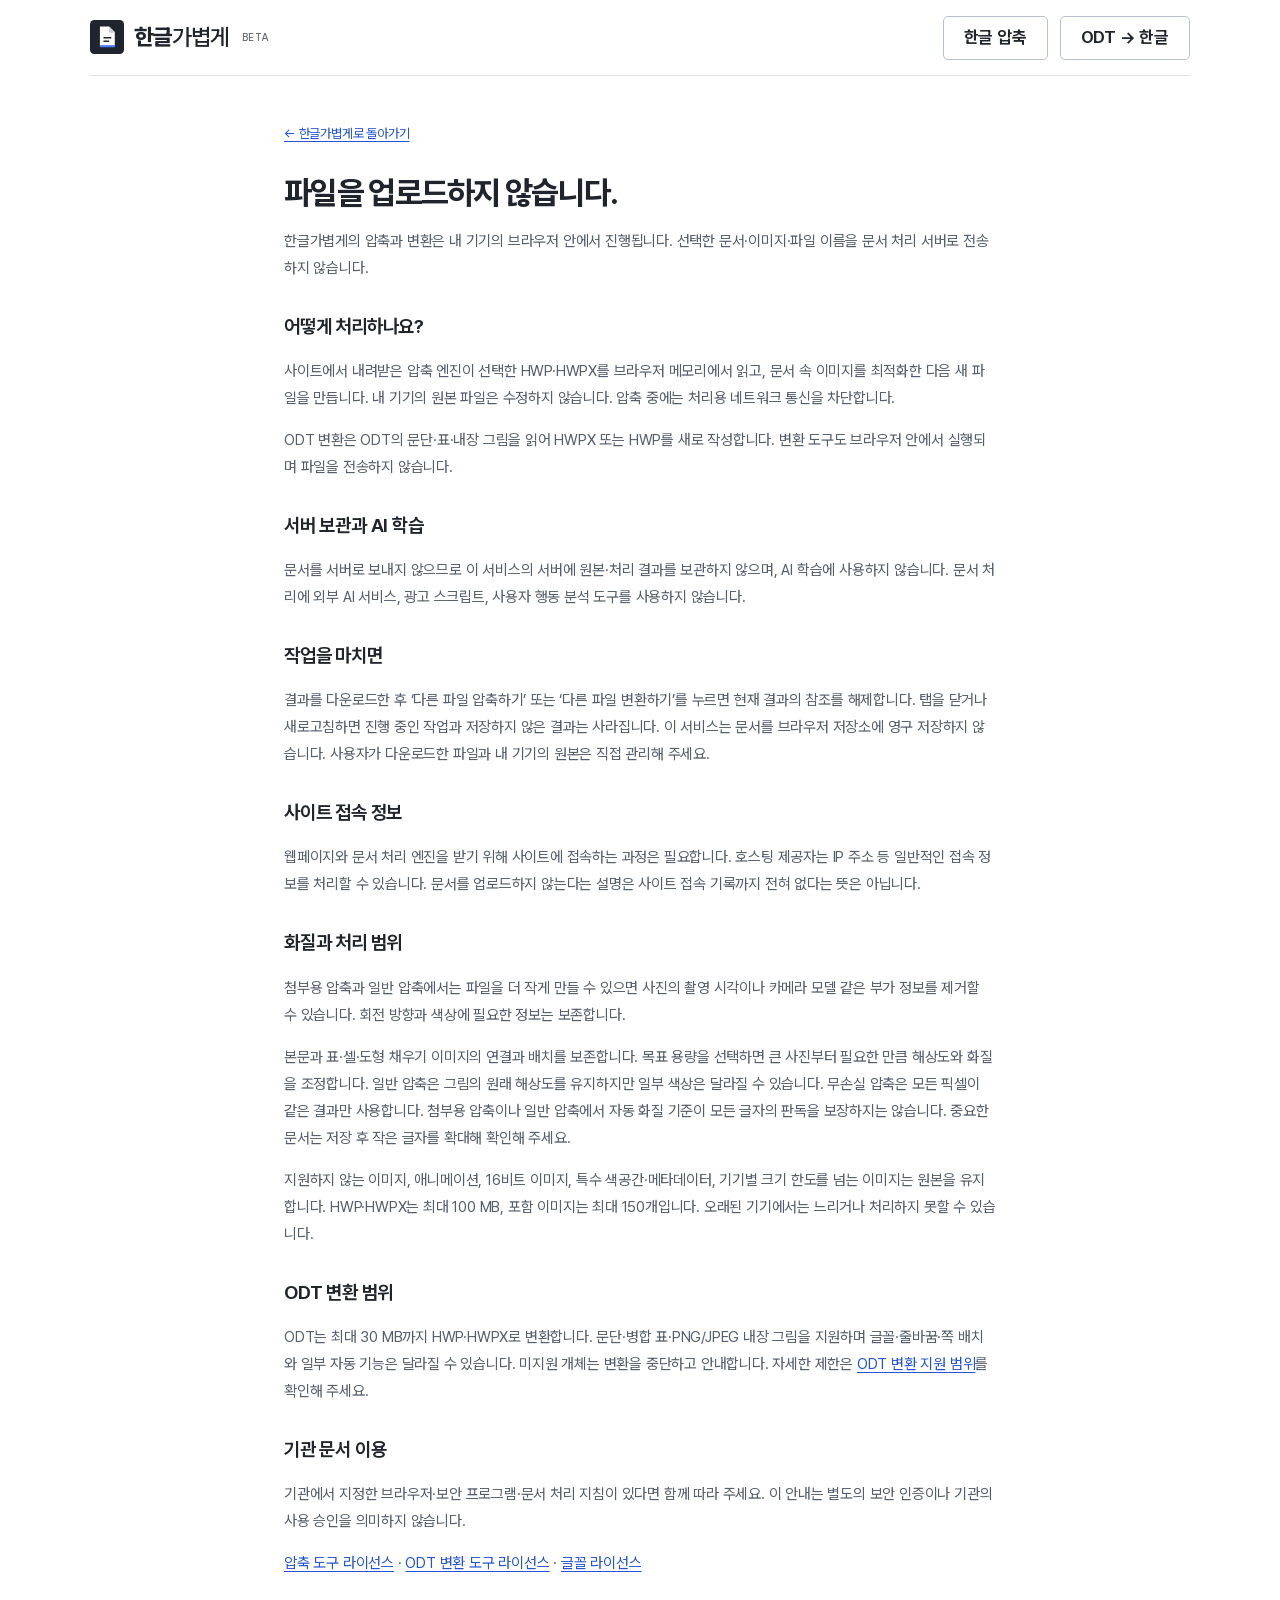
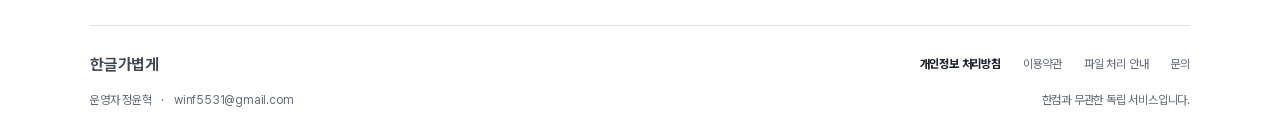
<file: file-handling.html>
<!doctype html>
<html lang="ko"><head><meta name="referrer" content="no-referrer"><meta charset="utf-8"><meta name="viewport" content="width=device-width,initial-scale=1"><meta name="robots" content="noindex"><title>파일 처리 안내 | 한글가볍게</title><link rel="stylesheet" href="/style.css"><link rel="icon" href="/favicon.svg"></head>
<body><header class="header shell"><a class="brand" href="/" aria-label="한글가볍게 홈"><img src="/favicon.svg" width="34" height="34" alt=""><span>한글<span class="brand-light">가볍게</span></span><small>BETA</small></a><nav aria-label="문서 도구"><a href="/" >한글 압축</a><a href="/odt-to-hangul/">ODT → 한글</a></nav></header><main class="privacy-page"><a class="back" href="/">← 한글가볍게로 돌아가기</a>
<h1>파일을 업로드하지 않습니다.</h1>
<p>한글가볍게의 압축과 변환은 내 기기의 브라우저 안에서 진행됩니다. 선택한 문서·이미지·파일 이름을 문서 처리 서버로 전송하지 않습니다.</p>
<h2>어떻게 처리하나요?</h2>
<p>사이트에서 내려받은 압축 엔진이 선택한 HWP·HWPX를 브라우저 메모리에서 읽고, 문서 속 이미지를 최적화한 다음 새 파일을 만듭니다. 내 기기의 원본 파일은 수정하지 않습니다. 압축 중에는 처리용 네트워크 통신을 차단합니다.</p>
<p>ODT 변환은 ODT의 문단·표·내장 그림을 읽어 HWPX 또는 HWP를 새로 작성합니다. 변환 도구도 브라우저 안에서 실행되며 파일을 전송하지 않습니다.</p><h2>서버 보관과 AI 학습</h2>
<p>문서를 서버로 보내지 않으므로 이 서비스의 서버에 원본·처리 결과를 보관하지 않으며, AI 학습에 사용하지 않습니다. 문서 처리에 외부 AI 서비스, 광고 스크립트, 사용자 행동 분석 도구를 사용하지 않습니다.</p>
<h2>작업을 마치면</h2>
<p>결과를 다운로드한 후 ‘다른 파일 압축하기’ 또는 ‘다른 파일 변환하기’를 누르면 현재 결과의 참조를 해제합니다. 탭을 닫거나 새로고침하면 진행 중인 작업과 저장하지 않은 결과는 사라집니다. 이 서비스는 문서를 브라우저 저장소에 영구 저장하지 않습니다. 사용자가 다운로드한 파일과 내 기기의 원본은 직접 관리해 주세요.</p>
<h2>사이트 접속 정보</h2>
<p>웹페이지와 문서 처리 엔진을 받기 위해 사이트에 접속하는 과정은 필요합니다. 호스팅 제공자는 IP 주소 등 일반적인 접속 정보를 처리할 수 있습니다. 문서를 업로드하지 않는다는 설명은 사이트 접속 기록까지 전혀 없다는 뜻은 아닙니다.</p>
<h2>화질과 처리 범위</h2>
<p>첨부용 압축과 일반 압축에서는 파일을 더 작게 만들 수 있으면 사진의 촬영 시각이나 카메라 모델 같은 부가 정보를 제거할 수 있습니다. 회전 방향과 색상에 필요한 정보는 보존합니다.</p>
<p>본문과 표·셀·도형 채우기 이미지의 연결과 배치를 보존합니다. 목표 용량을 선택하면 큰 사진부터 필요한 만큼 해상도와 화질을 조정합니다. 일반 압축은 그림의 원래 해상도를 유지하지만 일부 색상은 달라질 수 있습니다. 무손실 압축은 모든 픽셀이 같은 결과만 사용합니다. 첨부용 압축이나 일반 압축에서 자동 화질 기준이 모든 글자의 판독을 보장하지는 않습니다. 중요한 문서는 저장 후 작은 글자를 확대해 확인해 주세요.</p>
<p>지원하지 않는 이미지, 애니메이션, 16비트 이미지, 특수 색공간·메타데이터, 기기별 크기 한도를 넘는 이미지는 원본을 유지합니다. HWP·HWPX는 최대 100 MB, 포함 이미지는 최대 150개입니다. 오래된 기기에서는 느리거나 처리하지 못할 수 있습니다.</p>
<h2>ODT 변환 범위</h2><p>ODT는 최대 30 MB까지 HWP·HWPX로 변환합니다. 문단·병합 표·PNG/JPEG 내장 그림을 지원하며 글꼴·줄바꿈·쪽 배치와 일부 자동 기능은 달라질 수 있습니다. 미지원 개체는 변환을 중단하고 안내합니다. 자세한 제한은 <a href="/odt-to-hangul/#supported">ODT 변환 지원 범위</a>를 확인해 주세요.</p><h2>기관 문서 이용</h2>
<p>기관에서 지정한 브라우저·보안 프로그램·문서 처리 지침이 있다면 함께 따라 주세요. 이 안내는 별도의 보안 인증이나 기관의 사용 승인을 의미하지 않습니다.</p>
<p><a href="/assets/THIRD-PARTY-NOTICES.txt">압축 도구 라이선스</a> · <a href="/assets/ODT-THIRD-PARTY-NOTICES.txt">ODT 변환 도구 라이선스</a> · <a href="/assets/fonts/Pretendard-LICENSE.txt">글꼴 라이선스</a></p>
</main><footer class="footer shell">
    <div class="footer-top"><a class="footer-brand" href="/">한글가볍게</a><nav class="footer-links" aria-label="운영 안내"><a class="privacy-policy-link" href="/privacy.html">개인정보 처리방침</a><a href="/terms.html">이용약관</a><a href="/file-handling.html" aria-current="page">파일 처리 안내</a><a href="/contact.html">문의</a></nav></div>
    <div class="footer-bottom"><p>운영자 정윤혁 <span aria-hidden="true">·</span> <a href="mailto:winf5531@gmail.com">winf5531@gmail.com</a></p><p>한컴과 무관한 독립 서비스입니다.</p></div>
  </footer>
</body></html>
</file>
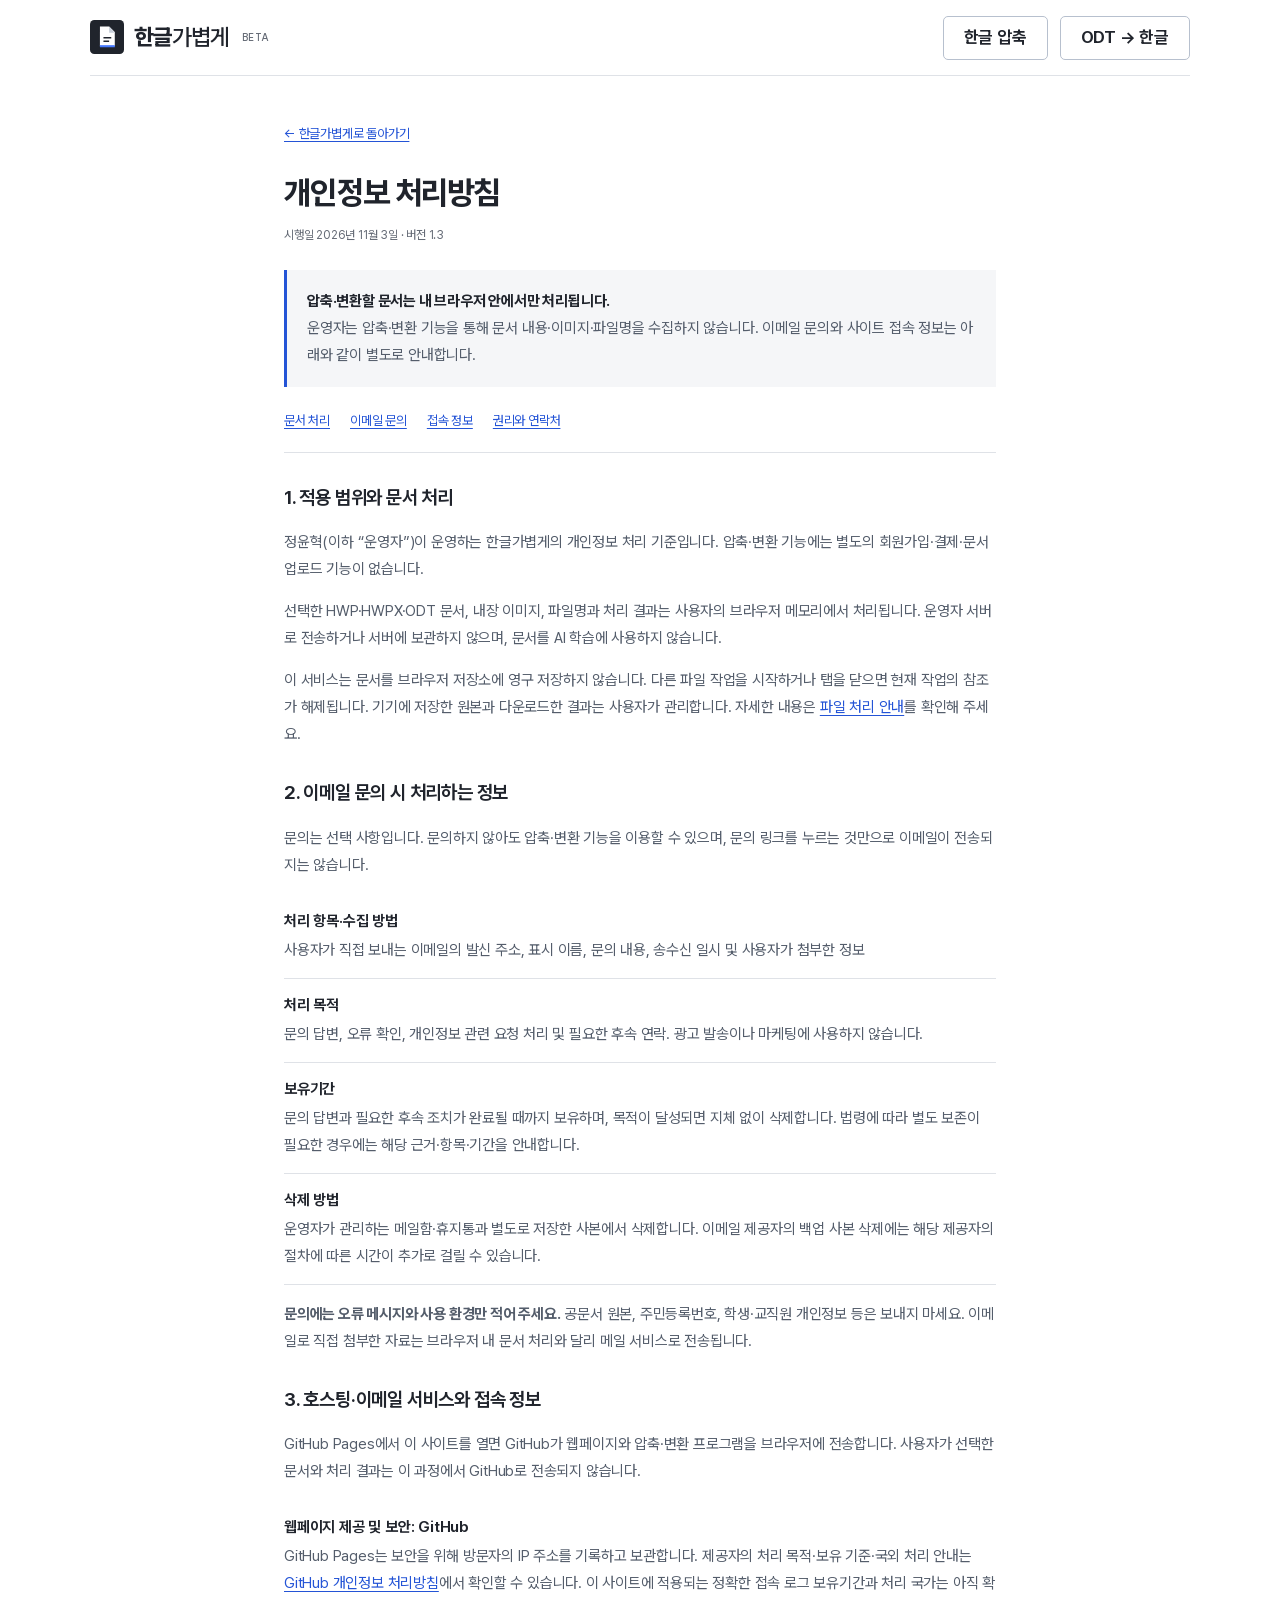
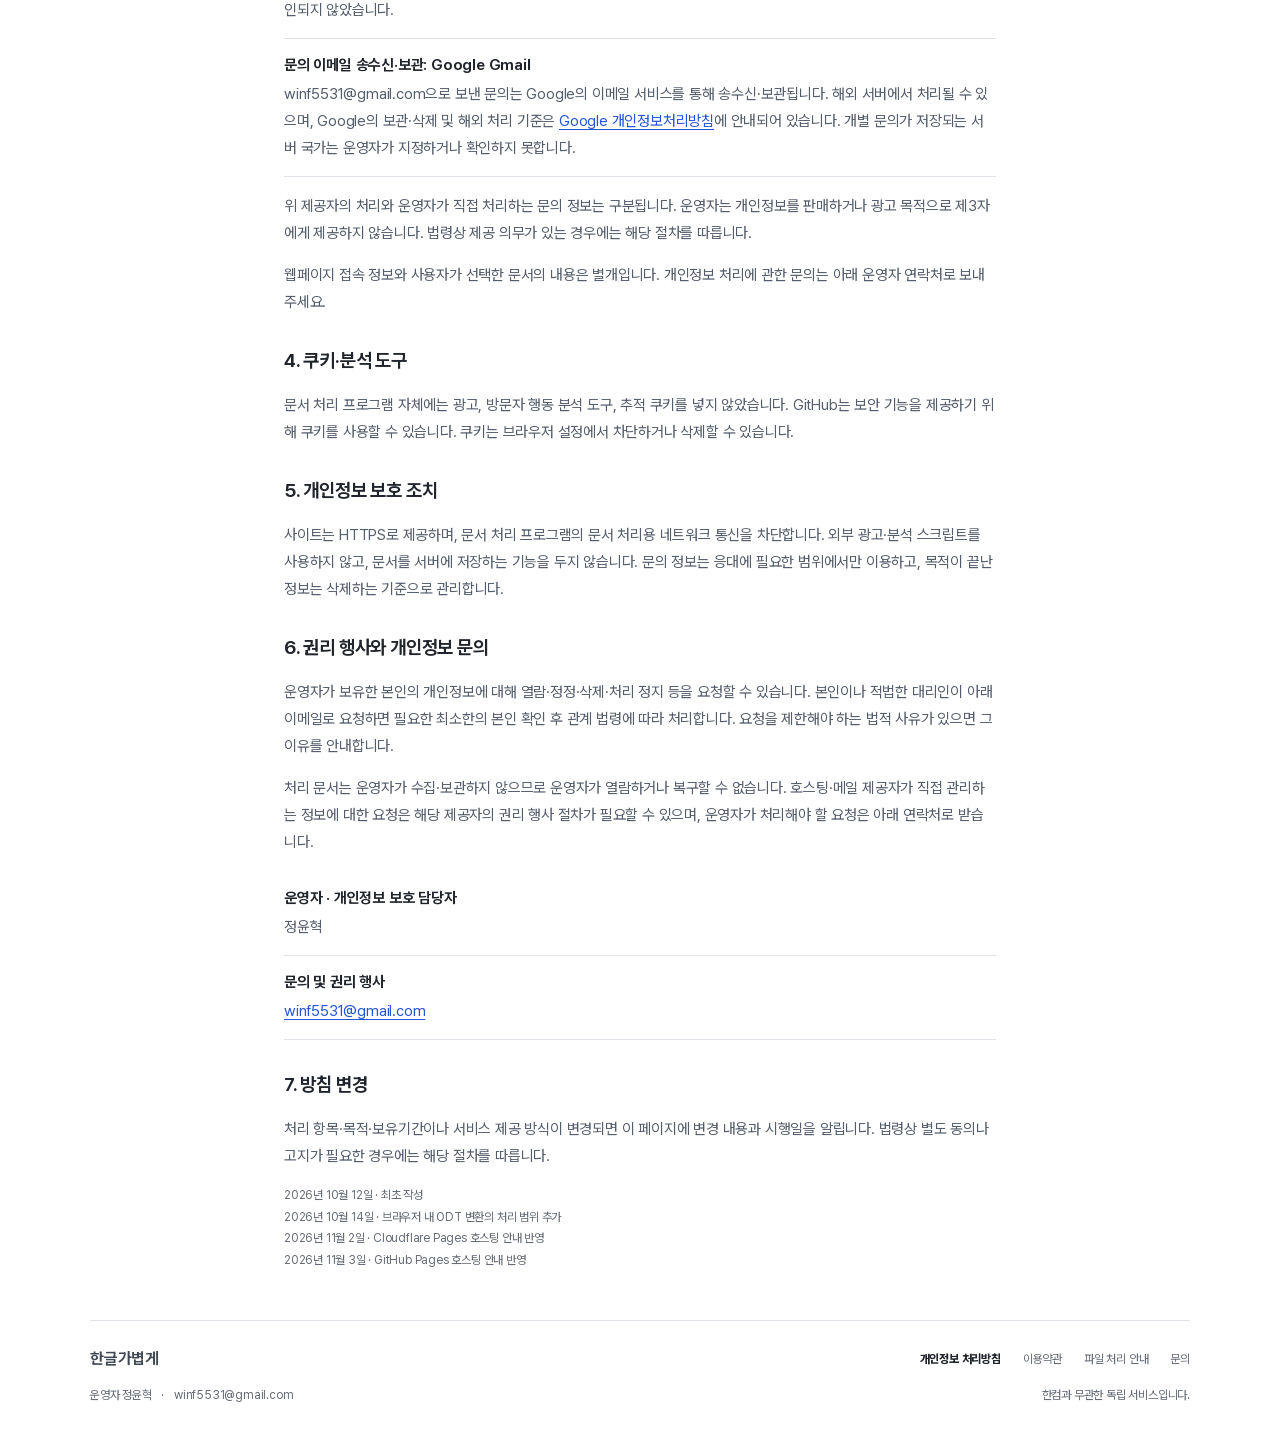
<file: privacy.html>
<!doctype html>
<html lang="ko">
<head><meta name="referrer" content="no-referrer"><meta charset="utf-8"><meta name="viewport" content="width=device-width,initial-scale=1"><meta name="robots" content="noindex"><meta name="description" content="한글가볍게의 문서 처리, 문의 개인정보, 사이트 접속 정보 및 개인정보 관련 권리 안내."><title>개인정보 처리방침 | 한글가볍게</title><link rel="stylesheet" href="/style.css"><link rel="icon" href="/favicon.svg"></head>
<body><header class="header shell"><a class="brand" href="/" aria-label="한글가볍게 홈"><img src="/favicon.svg" width="34" height="34" alt=""><span>한글<span class="brand-light">가볍게</span></span><small>BETA</small></a><nav aria-label="문서 도구"><a href="/" >한글 압축</a><a href="/odt-to-hangul/">ODT → 한글</a></nav></header><main class="privacy-page">
  <a class="back" href="/">← 한글가볍게로 돌아가기</a>
  <h1>개인정보 처리방침</h1>
  <p class="legal-meta">시행일 2026년 11월 3일 · 버전 1.3</p>
  <div class="legal-lead"><p><strong>압축·변환할 문서는 내 브라우저 안에서만 처리됩니다.</strong><br>운영자는 압축·변환 기능을 통해 문서 내용·이미지·파일명을 수집하지 않습니다. 이메일 문의와 사이트 접속 정보는 아래와 같이 별도로 안내합니다.</p></div>
  <nav class="legal-toc" aria-label="처리방침 목차"><a href="#document">문서 처리</a><a href="#inquiry">이메일 문의</a><a href="#hosting">접속 정보</a><a href="#rights">권리와 연락처</a></nav>
  <section id="document"><h2>1. 적용 범위와 문서 처리</h2>
    <p>정윤혁(이하 “운영자”)이 운영하는 한글가볍게의 개인정보 처리 기준입니다. 압축·변환 기능에는 별도의 회원가입·결제·문서 업로드 기능이 없습니다.</p>
    <p>선택한 HWP·HWPX·ODT 문서, 내장 이미지, 파일명과 처리 결과는 사용자의 브라우저 메모리에서 처리됩니다. 운영자 서버로 전송하거나 서버에 보관하지 않으며, 문서를 AI 학습에 사용하지 않습니다.</p>
    <p>이 서비스는 문서를 브라우저 저장소에 영구 저장하지 않습니다. 다른 파일 작업을 시작하거나 탭을 닫으면 현재 작업의 참조가 해제됩니다. 기기에 저장한 원본과 다운로드한 결과는 사용자가 관리합니다. 자세한 내용은 <a href="/file-handling.html">파일 처리 안내</a>를 확인해 주세요.</p>
  </section>
  <section id="inquiry"><h2>2. 이메일 문의 시 처리하는 정보</h2>
    <p>문의는 선택 사항입니다. 문의하지 않아도 압축·변환 기능을 이용할 수 있으며, 문의 링크를 누르는 것만으로 이메일이 전송되지는 않습니다.</p>
    <dl class="legal-list">
      <div><dt>처리 항목·수집 방법</dt><dd>사용자가 직접 보내는 이메일의 발신 주소, 표시 이름, 문의 내용, 송수신 일시 및 사용자가 첨부한 정보</dd></div>
      <div><dt>처리 목적</dt><dd>문의 답변, 오류 확인, 개인정보 관련 요청 처리 및 필요한 후속 연락. 광고 발송이나 마케팅에 사용하지 않습니다.</dd></div>
      <div><dt>보유기간</dt><dd>문의 답변과 필요한 후속 조치가 완료될 때까지 보유하며, 목적이 달성되면 지체 없이 삭제합니다. 법령에 따라 별도 보존이 필요한 경우에는 해당 근거·항목·기간을 안내합니다.</dd></div>
      <div><dt>삭제 방법</dt><dd>운영자가 관리하는 메일함·휴지통과 별도로 저장한 사본에서 삭제합니다. 이메일 제공자의 백업 사본 삭제에는 해당 제공자의 절차에 따른 시간이 추가로 걸릴 수 있습니다.</dd></div>
    </dl>
    <p><strong>문의에는 오류 메시지와 사용 환경만 적어 주세요.</strong> 공문서 원본, 주민등록번호, 학생·교직원 개인정보 등은 보내지 마세요. 이메일로 직접 첨부한 자료는 브라우저 내 문서 처리와 달리 메일 서비스로 전송됩니다.</p>
  </section>
  <section id="hosting"><h2>3. 호스팅·이메일 서비스와 접속 정보</h2>
    <p>GitHub Pages에서 이 사이트를 열면 GitHub가 웹페이지와 압축·변환 프로그램을 브라우저에 전송합니다. 사용자가 선택한 문서와 처리 결과는 이 과정에서 GitHub로 전송되지 않습니다.</p>
    <dl class="legal-list">
      <div><dt>웹페이지 제공 및 보안: GitHub</dt><dd>GitHub Pages는 보안을 위해 방문자의 IP 주소를 기록하고 보관합니다. 제공자의 처리 목적·보유 기준·국외 처리 안내는 <a href="https://docs.github.com/site-policy/privacy-policies/github-general-privacy-statement" rel="noreferrer">GitHub 개인정보 처리방침</a>에서 확인할 수 있습니다. 이 사이트에 적용되는 정확한 접속 로그 보유기간과 처리 국가는 아직 확인되지 않았습니다.</dd></div>
      <div><dt>문의 이메일 송수신·보관: Google Gmail</dt><dd>winf5531@gmail.com으로 보낸 문의는 Google의 이메일 서비스를 통해 송수신·보관됩니다. 해외 서버에서 처리될 수 있으며, Google의 보관·삭제 및 해외 처리 기준은 <a href="https://policies.google.com/privacy?hl=ko" rel="noreferrer">Google 개인정보처리방침</a>에 안내되어 있습니다. 개별 문의가 저장되는 서버 국가는 운영자가 지정하거나 확인하지 못합니다.</dd></div>
    </dl>
    <p>위 제공자의 처리와 운영자가 직접 처리하는 문의 정보는 구분됩니다. 운영자는 개인정보를 판매하거나 광고 목적으로 제3자에게 제공하지 않습니다. 법령상 제공 의무가 있는 경우에는 해당 절차를 따릅니다.</p>
    <p>웹페이지 접속 정보와 사용자가 선택한 문서의 내용은 별개입니다. 개인정보 처리에 관한 문의는 아래 운영자 연락처로 보내 주세요.</p>
  </section>
  <section><h2>4. 쿠키·분석 도구</h2>
    <p>문서 처리 프로그램 자체에는 광고, 방문자 행동 분석 도구, 추적 쿠키를 넣지 않았습니다. GitHub는 보안 기능을 제공하기 위해 쿠키를 사용할 수 있습니다. 쿠키는 브라우저 설정에서 차단하거나 삭제할 수 있습니다.</p>
  </section>
  <section><h2>5. 개인정보 보호 조치</h2>
    <p>사이트는 HTTPS로 제공하며, 문서 처리 프로그램의 문서 처리용 네트워크 통신을 차단합니다. 외부 광고·분석 스크립트를 사용하지 않고, 문서를 서버에 저장하는 기능을 두지 않습니다. 문의 정보는 응대에 필요한 범위에서만 이용하고, 목적이 끝난 정보는 삭제하는 기준으로 관리합니다.</p>
  </section>
  <section id="rights"><h2>6. 권리 행사와 개인정보 문의</h2>
    <p>운영자가 보유한 본인의 개인정보에 대해 열람·정정·삭제·처리 정지 등을 요청할 수 있습니다. 본인이나 적법한 대리인이 아래 이메일로 요청하면 필요한 최소한의 본인 확인 후 관계 법령에 따라 처리합니다. 요청을 제한해야 하는 법적 사유가 있으면 그 이유를 안내합니다.</p>
    <p>처리 문서는 운영자가 수집·보관하지 않으므로 운영자가 열람하거나 복구할 수 없습니다. 호스팅·메일 제공자가 직접 관리하는 정보에 대한 요청은 해당 제공자의 권리 행사 절차가 필요할 수 있으며, 운영자가 처리해야 할 요청은 아래 연락처로 받습니다.</p>
    <dl class="legal-list"><div><dt>운영자 · 개인정보 보호 담당자</dt><dd>정윤혁</dd></div><div><dt>문의 및 권리 행사</dt><dd><a href="mailto:winf5531@gmail.com">winf5531@gmail.com</a></dd></div></dl>
  </section>
  <section><h2>7. 방침 변경</h2>
    <p>처리 항목·목적·보유기간이나 서비스 제공 방식이 변경되면 이 페이지에 변경 내용과 시행일을 알립니다. 법령상 별도 동의나 고지가 필요한 경우에는 해당 절차를 따릅니다.</p>
    <p class="legal-meta">2026년 10월 12일 · 최초 작성<br>2026년 10월 14일 · 브라우저 내 ODT 변환의 처리 범위 추가<br>2026년 11월 2일 · Cloudflare Pages 호스팅 안내 반영<br>2026년 11월 3일 · GitHub Pages 호스팅 안내 반영</p>
  </section>
</main><footer class="footer shell">
    <div class="footer-top"><a class="footer-brand" href="/">한글가볍게</a><nav class="footer-links" aria-label="운영 안내"><a class="privacy-policy-link" href="/privacy.html" aria-current="page">개인정보 처리방침</a><a href="/terms.html">이용약관</a><a href="/file-handling.html">파일 처리 안내</a><a href="/contact.html">문의</a></nav></div>
    <div class="footer-bottom"><p>운영자 정윤혁 <span aria-hidden="true">·</span> <a href="mailto:winf5531@gmail.com">winf5531@gmail.com</a></p><p>한컴과 무관한 독립 서비스입니다.</p></div>
  </footer>
</body></html>
</file>
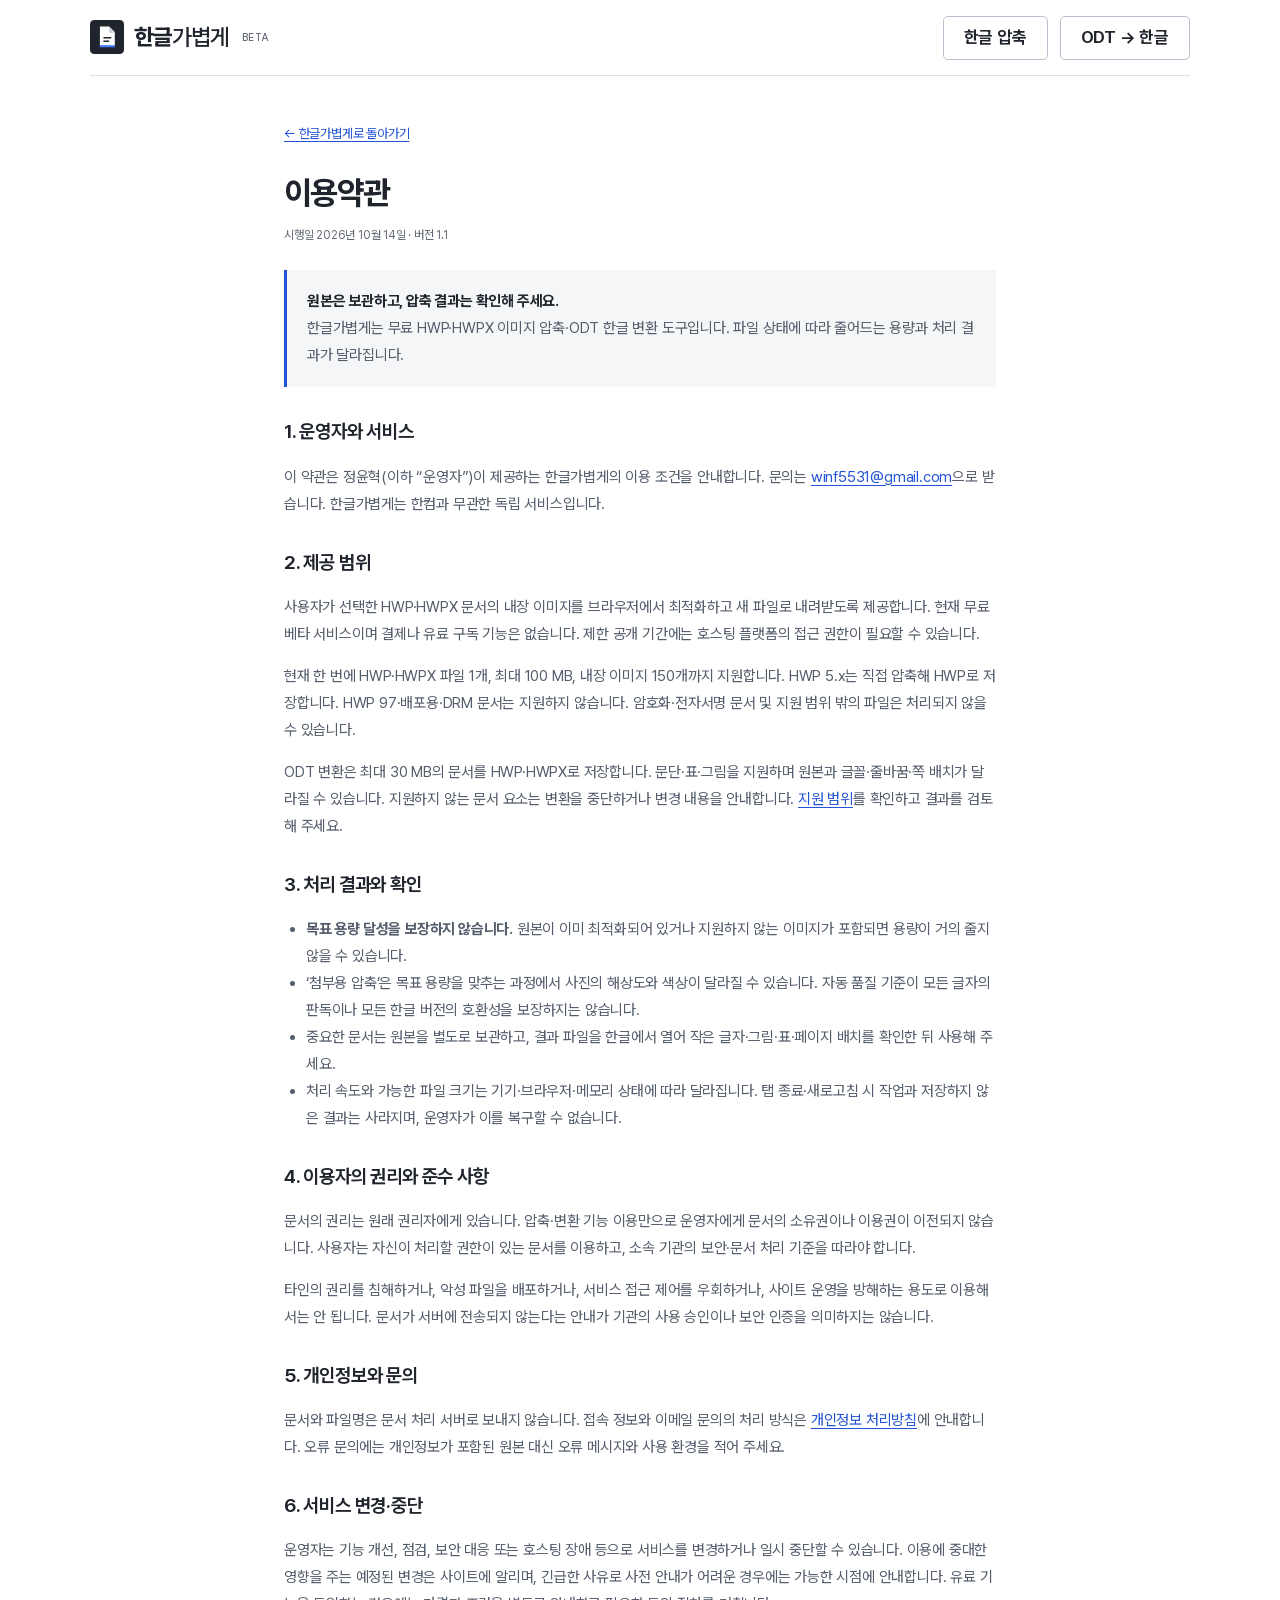
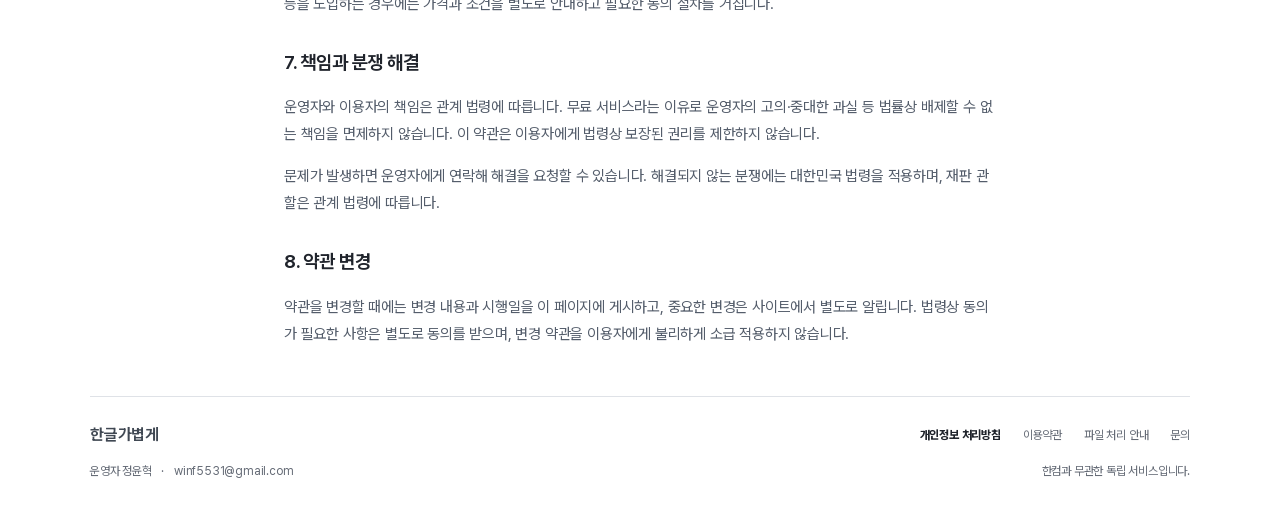
<file: terms.html>
<!doctype html>
<html lang="ko">
<head><meta name="referrer" content="no-referrer"><meta charset="utf-8"><meta name="viewport" content="width=device-width,initial-scale=1"><meta name="robots" content="noindex"><meta name="description" content="한글가볍게의 서비스 범위, 이용 조건, 압축 결과 확인 및 운영자 연락처 안내."><title>이용약관 | 한글가볍게</title><link rel="stylesheet" href="/style.css"><link rel="icon" href="/favicon.svg"></head>
<body><header class="header shell"><a class="brand" href="/" aria-label="한글가볍게 홈"><img src="/favicon.svg" width="34" height="34" alt=""><span>한글<span class="brand-light">가볍게</span></span><small>BETA</small></a><nav aria-label="문서 도구"><a href="/" >한글 압축</a><a href="/odt-to-hangul/">ODT → 한글</a></nav></header><main class="privacy-page">
  <a class="back" href="/">← 한글가볍게로 돌아가기</a>
  <h1>이용약관</h1><p class="legal-meta">시행일 2026년 10월 14일 · 버전 1.1</p>
  <div class="legal-lead"><p><strong>원본은 보관하고, 압축 결과는 확인해 주세요.</strong><br>한글가볍게는 무료 HWP·HWPX 이미지 압축·ODT 한글 변환 도구입니다. 파일 상태에 따라 줄어드는 용량과 처리 결과가 달라집니다.</p></div>
  <h2>1. 운영자와 서비스</h2>
  <p>이 약관은 정윤혁(이하 “운영자”)이 제공하는 한글가볍게의 이용 조건을 안내합니다. 문의는 <a href="mailto:winf5531@gmail.com">winf5531@gmail.com</a>으로 받습니다. 한글가볍게는 한컴과 무관한 독립 서비스입니다.</p>
  <h2>2. 제공 범위</h2>
  <p>사용자가 선택한 HWP·HWPX 문서의 내장 이미지를 브라우저에서 최적화하고 새 파일로 내려받도록 제공합니다. 현재 무료 베타 서비스이며 결제나 유료 구독 기능은 없습니다. 제한 공개 기간에는 호스팅 플랫폼의 접근 권한이 필요할 수 있습니다.</p>
  <p>현재 한 번에 HWP·HWPX 파일 1개, 최대 100 MB, 내장 이미지 150개까지 지원합니다. HWP 5.x는 직접 압축해 HWP로 저장합니다. HWP 97·배포용·DRM 문서는 지원하지 않습니다. 암호화·전자서명 문서 및 지원 범위 밖의 파일은 처리되지 않을 수 있습니다.</p>
  <p>ODT 변환은 최대 30 MB의 문서를 HWP·HWPX로 저장합니다. 문단·표·그림을 지원하며 원본과 글꼴·줄바꿈·쪽 배치가 달라질 수 있습니다. 지원하지 않는 문서 요소는 변환을 중단하거나 변경 내용을 안내합니다. <a href="/odt-to-hangul/#supported">지원 범위</a>를 확인하고 결과를 검토해 주세요.</p><h2>3. 처리 결과와 확인</h2>
  <ul>
    <li><strong>목표 용량 달성을 보장하지 않습니다.</strong> 원본이 이미 최적화되어 있거나 지원하지 않는 이미지가 포함되면 용량이 거의 줄지 않을 수 있습니다.</li>
    <li>‘첨부용 압축’은 목표 용량을 맞추는 과정에서 사진의 해상도와 색상이 달라질 수 있습니다. 자동 품질 기준이 모든 글자의 판독이나 모든 한글 버전의 호환성을 보장하지는 않습니다.</li>
    <li>중요한 문서는 원본을 별도로 보관하고, 결과 파일을 한글에서 열어 작은 글자·그림·표·페이지 배치를 확인한 뒤 사용해 주세요.</li>
    <li>처리 속도와 가능한 파일 크기는 기기·브라우저·메모리 상태에 따라 달라집니다. 탭 종료·새로고침 시 작업과 저장하지 않은 결과는 사라지며, 운영자가 이를 복구할 수 없습니다.</li>
  </ul>
  <h2>4. 이용자의 권리와 준수 사항</h2>
  <p>문서의 권리는 원래 권리자에게 있습니다. 압축·변환 기능 이용만으로 운영자에게 문서의 소유권이나 이용권이 이전되지 않습니다. 사용자는 자신이 처리할 권한이 있는 문서를 이용하고, 소속 기관의 보안·문서 처리 기준을 따라야 합니다.</p>
  <p>타인의 권리를 침해하거나, 악성 파일을 배포하거나, 서비스 접근 제어를 우회하거나, 사이트 운영을 방해하는 용도로 이용해서는 안 됩니다. 문서가 서버에 전송되지 않는다는 안내가 기관의 사용 승인이나 보안 인증을 의미하지는 않습니다.</p>
  <h2>5. 개인정보와 문의</h2>
  <p>문서와 파일명은 문서 처리 서버로 보내지 않습니다. 접속 정보와 이메일 문의의 처리 방식은 <a href="/privacy.html">개인정보 처리방침</a>에 안내합니다. 오류 문의에는 개인정보가 포함된 원본 대신 오류 메시지와 사용 환경을 적어 주세요.</p>
  <h2>6. 서비스 변경·중단</h2>
  <p>운영자는 기능 개선, 점검, 보안 대응 또는 호스팅 장애 등으로 서비스를 변경하거나 일시 중단할 수 있습니다. 이용에 중대한 영향을 주는 예정된 변경은 사이트에 알리며, 긴급한 사유로 사전 안내가 어려운 경우에는 가능한 시점에 안내합니다. 유료 기능을 도입하는 경우에는 가격과 조건을 별도로 안내하고 필요한 동의 절차를 거칩니다.</p>
  <h2>7. 책임과 분쟁 해결</h2>
  <p>운영자와 이용자의 책임은 관계 법령에 따릅니다. 무료 서비스라는 이유로 운영자의 고의·중대한 과실 등 법률상 배제할 수 없는 책임을 면제하지 않습니다. 이 약관은 이용자에게 법령상 보장된 권리를 제한하지 않습니다.</p>
  <p>문제가 발생하면 운영자에게 연락해 해결을 요청할 수 있습니다. 해결되지 않는 분쟁에는 대한민국 법령을 적용하며, 재판 관할은 관계 법령에 따릅니다.</p>
  <h2>8. 약관 변경</h2>
  <p>약관을 변경할 때에는 변경 내용과 시행일을 이 페이지에 게시하고, 중요한 변경은 사이트에서 별도로 알립니다. 법령상 동의가 필요한 사항은 별도로 동의를 받으며, 변경 약관을 이용자에게 불리하게 소급 적용하지 않습니다.</p>
</main><footer class="footer shell">
    <div class="footer-top"><a class="footer-brand" href="/">한글가볍게</a><nav class="footer-links" aria-label="운영 안내"><a class="privacy-policy-link" href="/privacy.html">개인정보 처리방침</a><a href="/terms.html" aria-current="page">이용약관</a><a href="/file-handling.html">파일 처리 안내</a><a href="/contact.html">문의</a></nav></div>
    <div class="footer-bottom"><p>운영자 정윤혁 <span aria-hidden="true">·</span> <a href="mailto:winf5531@gmail.com">winf5531@gmail.com</a></p><p>한컴과 무관한 독립 서비스입니다.</p></div>
  </footer>
</body></html>
</file>
<file: style.css>
@font-face{font-family:Pretendard;src:url(/assets/fonts/PretendardVariable.woff2) format("woff2");font-weight:45 920;font-style:normal;font-display:swap}:root{--ink:#20242c;--muted:#656b76;--accent:#2454d6;--accent-hover:#173fae;--line:#dfe2e7;--paper:#fff;--wash:#f5f6f8}*{box-sizing:border-box}html{scroll-behavior:smooth;scroll-padding-top:28px}body{margin:0;background:var(--paper);color:var(--ink);font-family:Pretendard,-apple-system,BlinkMacSystemFont,Segoe UI,Malgun Gothic,sans-serif;font-size:15px;line-height:1.6;letter-spacing:-.2px;-webkit-font-smoothing:antialiased}button,input,select{font:inherit}button,a,label,select{-webkit-tap-highlight-color:transparent}button{cursor:pointer}button:disabled{cursor:not-allowed;background:#e6e8ec!important;color:#7b818c!important}a{color:inherit;text-decoration:none}button:focus-visible,a:focus-visible,select:focus-visible,input:focus-visible+span,.choose:has(+input:focus-visible){outline:3px solid #779cff;outline-offset:4px}.shell{width:min(1100px,calc(100% - 64px));margin-inline:auto}.header{height:76px;display:flex;align-items:center;justify-content:space-between;border-bottom:1px solid var(--line)}.brand{display:flex;align-items:center;gap:10px;font-size:23px;font-weight:760;letter-spacing:-1px}.brand-light{font-weight:520}.brand small{font-size:10px;font-weight:500;letter-spacing:.3px;color:var(--muted);margin-left:3px}.header nav{display:flex;align-items:center;gap:12px;font-size:17px;font-weight:650}.header nav a{display:inline-flex;align-items:center;justify-content:center;min-height:44px;padding:7px 20px;border:1px solid #b7c0ce;border-radius:5px;line-height:1.4;white-space:nowrap}.header nav a:hover{background:#f2f5fc;border-color:var(--accent)}.header nav a[aria-current=page]{background:#2146a2;border-color:#2146a2;color:#fff}.header nav a:focus-visible{outline-offset:2px}.header nav a:not([aria-current=page]):hover,.text-button:hover{color:var(--accent)}.hero{padding:32px 0}.eyebrow{font-size:12px;font-weight:650;letter-spacing:.6px;color:var(--muted);margin:0 0 6px}h1{font-size:40px;letter-spacing:-1.7px;font-weight:730;line-height:1.25;margin:0 0 12px;word-break:keep-all}.intro{color:var(--muted);font-size:16px;margin:0 0 26px}.mobile{display:none}.document-privacy{padding:18px 22px;margin-bottom:22px;border-left:3px solid var(--accent);background:var(--wash);text-align:left}.privacy-heading{display:flex;align-items:center;gap:12px}.privacy-shield,.privacy-kicker{display:none}.document-privacy h2{font-size:22px;line-height:1.4;letter-spacing:-.65px;font-weight:680;margin:0;word-break:keep-all}.privacy-assurance{display:flex;align-items:center;gap:5px;margin-left:auto}.privacy-assurance strong{font-size:clamp(20px,2vw,22px);font-weight:700;line-height:1.4;color:var(--accent);word-break:keep-all}.privacy-details{display:inline-flex;align-items:center;justify-content:center;width:32px;height:32px;flex-shrink:0;color:#555e70;border-radius:4px}.privacy-details svg{width:18px;height:18px;fill:none;stroke:currentColor;stroke-width:1.6;stroke-linecap:round}.privacy-details .info-dot{fill:currentColor;stroke:none}.privacy-details:hover{color:var(--accent);background:#e8edf7}.privacy-caption{margin:6px 0 0;color:var(--muted);font-size:14px;word-break:keep-all}.workspace{display:grid;grid-template-columns:minmax(0,1fr) 310px;border:1px solid #d1d5dd;border-radius:6px;overflow:hidden;text-align:left;background:var(--paper)}.upload-pane{padding:22px 24px;display:flex;flex-direction:column;min-width:0;min-height:404px}.dropzone{display:flex;align-items:center;justify-content:center;flex-direction:column;flex:1;padding:28px 18px 24px;text-align:center;background:#fafbfc;border:1px dashed #bbc3d0;border-radius:3px}.dropzone.drag{background:#edf2ff;border-color:var(--accent);outline:2px solid #2454d622}.file-art{display:flex;align-items:center;justify-content:center;position:relative;width:76px;height:64px;margin-bottom:12px}.document-mark{width:48px;height:60px;border:1.5px solid #9da7b7;border-radius:2px;position:relative;display:flex;align-items:center;justify-content:center;background:#fff;box-shadow:5px 5px #e7ebf1}.document-mark:before{content:"";position:absolute;left:8px;right:8px;top:13px;border-top:2px solid #c4cbd6}.document-mark span{font-size:11px;font-weight:750;letter-spacing:.4px;color:var(--accent);margin-top:12px}.dropzone h2{font-size:20px;font-weight:650;letter-spacing:-.6px;line-height:1.4;margin:0 0 14px}.dropzone p{font-size:13px;color:var(--muted);margin:0 0 18px}.button{border:1px solid transparent;border-radius:4px;display:inline-flex;align-items:center;justify-content:center;gap:10px;background:var(--accent);color:#fff;font-weight:620;min-height:46px;padding:10px 24px;transition:background .12s}.button:hover:enabled,.choose:hover{background:var(--accent-hover)}.choose{min-width:184px;cursor:pointer;font-size:15px}.button svg{width:18px;height:18px;fill:none;stroke:currentColor;stroke-width:1.7;stroke-linecap:round;stroke-linejoin:round}.dropzone .format-note{font-size:14px;margin:14px 0 0;color:#555e6c}.options{display:flex;flex-direction:column;padding:22px 24px 18px;border-left:1px solid var(--line)}.options-heading{display:flex;align-items:center;justify-content:space-between;margin-bottom:7px}.options .layout-note{font-size:14px;line-height:1.6;color:var(--muted);margin:0 0 4px}#profile-options{display:block;margin-bottom:16px}.options h2{font-size:18px;font-weight:650;margin:0}.options-heading>span{font-size:10px;color:#777f8b}fieldset{margin:0;padding:0;border:0}.option{display:flex;align-items:flex-start;gap:10px;padding:14px 0;border-bottom:1px solid #e9ebef;cursor:pointer}.option input{accent-color:var(--accent);margin:5px 0 0;width:16px;height:16px;flex-shrink:0}.option-copy strong{display:block;font-size:16px;font-weight:600}.option-copy strong small{display:inline-block;font-size:12px;font-weight:550;color:var(--accent);margin-left:5px;white-space:nowrap}.option-copy>span{display:block;color:var(--muted);font-size:14px;line-height:1.65;margin-top:4px}.option:has(input:checked) .option-copy strong{color:#163b9a}.target-control{margin:17px 0 18px}.target-control label{display:flex;gap:8px;align-items:center;font-size:15px;font-weight:600;margin-bottom:7px}.target-control label span{font-size:11px;font-weight:400;color:var(--muted)}.target-control select{width:100%;height:40px;padding:0 10px;border:1px solid #cdd2db;border-radius:3px;background:#fff;color:var(--ink);font-size:16px}.target-control p{font-size:14px;color:var(--muted);line-height:1.55;margin:7px 0 0}.compress-button{width:100%;justify-content:space-between;font-size:16px;margin-top:auto}.how{border-top:1px solid var(--line);padding:32px 0;display:grid;grid-template-columns:260px 1fr;gap:36px}.section-kicker{font-size:12px;color:var(--muted);margin:0 0 7px}.how h2,.faq h2{font-size:22px;font-weight:650;letter-spacing:-.65px;line-height:1.45;margin:0}.how ol{list-style:none;padding:0;margin:0;display:grid;grid-template-columns:repeat(3,1fr);gap:28px}.how li>span{font-size:12px;font-weight:600;color:var(--accent);font-variant-numeric:tabular-nums}.how h3{font-size:15px;font-weight:600;margin:7px 0 5px}.how li p{font-size:14px;color:var(--muted);margin:0;line-height:1.7}.faq{display:grid;grid-template-columns:260px 1fr;gap:36px;border-top:1px solid var(--line);padding-top:34px;padding-bottom:48px}.questions{margin-top:-12px}details{border-bottom:1px solid var(--line);padding:15px 0}summary{font-size:16px;cursor:pointer;list-style:none;position:relative;padding-right:28px}summary::-webkit-details-marker{display:none}summary:after{content:"+";position:absolute;right:4px;top:-2px;font-size:18px;color:#808896}details[open] summary:after{content:"\2212"}details p{font-size:14px;color:var(--muted);margin:12px 24px 0 0;line-height:1.8}.footer{padding:24px 0 28px;border-top:1px solid var(--line);font-size:12px;color:var(--muted)}.footer-brand{font-size:16px;font-weight:650;color:#404853}.footer-top,.footer-bottom{display:flex;align-items:center;justify-content:space-between;gap:12px 24px;flex-wrap:wrap}.footer-links{display:flex;gap:8px 22px;flex-wrap:wrap}.footer-links a{padding:5px 0}.footer .privacy-policy-link{font-weight:750;color:var(--ink)}.footer-bottom{margin-top:12px;font-size:12px}.footer p{margin:0}.footer-bottom span{margin:0 7px}.footer a:hover{text-decoration:underline;text-underline-offset:3px;color:var(--accent)}.visually-hidden{position:absolute;width:1px;height:1px;overflow:hidden;clip-path:inset(50%);white-space:nowrap}.skip{position:absolute;top:-100px;left:20px;background:#fff;padding:12px;z-index:50}.skip:focus{top:10px}[hidden]{display:none!important}.notice{border:1px solid #ead9b4;background:#fffaf0;color:#775819;padding:12px 16px;border-radius:4px;text-align:left;font-size:13px;margin-bottom:18px}.error{border:1px solid #ecd0d0;border-radius:4px;background:#fff5f5;color:#a12b2b;font-size:13px;padding:12px 16px}.selected{display:flex;align-items:center;gap:12px;padding:15px;background:var(--wash);border:1px solid var(--line);border-radius:4px;margin-bottom:18px}.file-badge{display:grid;place-items:center;width:34px;height:40px;flex-shrink:0;background:#fff;border:1px solid #c9d0dc;border-radius:2px;font-size:16px;color:var(--accent);font-weight:600}.file-detail{min-width:0;flex:1}.file-detail strong{display:block;font-size:13px;overflow-wrap:anywhere}.file-detail>span{font-size:12px;color:var(--muted)}.icon-button{border:0;background:none;font-size:24px;color:var(--muted);padding:0 4px}.progress-area{flex:1;display:flex;flex-direction:column;justify-content:center;padding:28px 18px}.progress-heading{display:flex;justify-content:space-between;gap:12px;font-size:14px;font-weight:600}.progress-track{height:5px;background:#e7eaf0;overflow:hidden;margin:16px 0 7px}.progress-track>div{height:100%;width:0;background:var(--accent);transition:width .2s}.progress-area p{font-size:12px;color:var(--muted)}.text-button{border:0;background:none;color:#4f596a;text-decoration:underline;text-underline-offset:3px;font-size:12px;padding:10px}.result{text-align:center;flex:1;padding:12px 10px 5px}.complete-check{font-size:25px;color:var(--accent);height:34px}.result h2{font-size:21px;font-weight:650;letter-spacing:-.6px;margin:10px 0}.size-comparison{display:flex;justify-content:center;align-items:center;gap:16px;font-variant-numeric:tabular-nums}.size-comparison>span:first-child{color:#737c8b;font-size:20px;text-decoration:line-through}.size-comparison .arrow{color:#98a1af}.size-comparison strong{font-size:32px;font-weight:680;color:var(--accent);letter-spacing:-.8px}.result>p{font-size:13px;color:#535e70;margin:5px 0 12px}.result .target-result{display:inline-block;padding:3px 8px;font-size:12px;color:#204aa7;background:#eef3ff}.result .target-result.missed{background:#fff4dc;color:#89601b}.result .button{display:flex;max-width:290px;width:100%;margin:2px auto 0}.result .result-note{font-size:13px;line-height:1.7;color:var(--muted);margin:10px 0 0}.result>.text-button{display:block;margin:0 auto}.choose:has(+input:disabled){opacity:.45;cursor:not-allowed}.privacy-page{max-width:760px;margin:48px auto;padding:0 24px}.privacy-page h1{font-size:32px}.privacy-page h2{font-size:19px;font-weight:650;margin-top:30px}.privacy-page p,.privacy-page li{font-size:15px;color:#545d6b;line-height:1.8}.privacy-page a{color:var(--accent);text-decoration:underline;text-underline-offset:3px}.privacy-page .back{display:block;margin-bottom:28px;font-size:13px}.guide-link{color:var(--accent);text-decoration:underline;text-underline-offset:3px}.how-example{border-top:1px solid var(--line);margin-top:22px;padding-top:14px;font-size:15px;line-height:1.65}.how-example h3{margin:0;font-size:16px}.how-example p{margin:4px 0 7px;color:var(--muted)}.how-example strong{color:var(--ink)}.size-guide ol{padding-inline-start:1.5em}.size-guide li+li{margin-top:.6em}.size-guide table{width:100%;border-collapse:collapse;font-size:clamp(12px,3.2vw,15px);font-variant-numeric:tabular-nums}.size-guide th,.size-guide td{padding:.65em .35em;text-align:left;border-bottom:1px solid var(--line)}.size-guide th{background:var(--wash)}.size-guide caption{text-align:left;font-size:13px;color:var(--muted);margin-bottom:8px}.privacy-page .legal-meta{font-size:12px;color:var(--muted);margin:8px 0 24px}.legal-lead{padding:18px 20px;background:var(--wash);border-left:3px solid var(--accent);margin:24px 0}.legal-lead p{margin:0}.legal-lead strong{color:var(--ink)}.legal-toc{display:flex;flex-wrap:wrap;gap:8px 20px;border-bottom:1px solid var(--line);padding-bottom:20px;font-size:13px}.privacy-page section{scroll-margin-top:24px}.legal-list{margin:16px 0;padding:0}.legal-list>div{padding:14px 0;border-bottom:1px solid var(--line)}.legal-list dt{font-weight:650;margin-bottom:4px}.legal-list dd{margin:0;color:#545d6b;line-height:1.8}.privacy-page a{overflow-wrap:anywhere}.privacy-page ul{padding-left:22px}.contact-email{display:inline-block;font-size:20px;font-weight:650;margin:8px 0}@media(prefers-reduced-motion:reduce){*{animation:none!important;scroll-behavior:auto!important;transition:none!important}}@media(max-width:850px){.shell{width:calc(100% - 40px)}.workspace{grid-template-columns:minmax(0,1fr) 280px}.upload-pane,.options{padding:20px}.privacy-heading{align-items:flex-start;flex-direction:column;gap:7px}.privacy-assurance{margin-left:0}.how,.faq{grid-template-columns:220px 1fr;gap:24px}.how ol{gap:15px}.footer{padding:20px 0}}@media(max-width:640px){.shell{width:calc(100% - 32px)}.header{height:auto;flex-direction:column;align-items:flex-start;gap:12px;padding:14px 0}.brand{font-size:21px;gap:8px}.brand img{width:30px;height:30px}.header nav{width:100%;gap:10px;font-size:16px}.header nav a{flex:1;padding:8px 10px}.hero{padding-top:25px}.eyebrow{font-size:11px;margin-bottom:7px}h1{font-size:30px;letter-spacing:-1.15px}.intro{font-size:14px;margin-bottom:22px}.mobile{display:block}.document-privacy{padding:16px 17px;margin-bottom:18px}.document-privacy h2{font-size:21px;letter-spacing:-.65px;line-height:1.45}.privacy-caption{margin-top:7px;font-size:14px}.workspace{grid-template-columns:1fr}.upload-pane{min-height:275px;padding:18px}.dropzone{padding:24px 12px}.file-art{transform:scale(.85);margin-bottom:6px}.dropzone h2{font-size:18px}.dropzone p{font-size:12px}.options{border-left:0;border-top:1px solid var(--line);padding:18px}fieldset{display:grid;grid-template-columns:1fr 1fr;gap:14px}.option{gap:8px;padding:12px 0}.option-copy strong{font-size:16px}.option-copy>span{font-size:14px;line-height:1.65}.option input{width:14px;height:14px;margin-top:4px}.target-control{margin:16px 0}.target-control p br{display:none}.compress-button{min-height:46px}.how,.faq{grid-template-columns:1fr;gap:24px;padding-top:26px}.how{padding-bottom:26px}.how h2,.faq h2{font-size:21px}.how h2 br{display:none}.how ol{grid-template-columns:1fr;gap:14px}.how li{display:grid;grid-template-columns:26px 1fr;column-gap:6px;align-items:baseline}.how li h3{margin:0}.how li p{grid-column:2}.how li p br{display:none}.how h3{font-size:15px}.how li p{font-size:14px}.faq{padding-bottom:32px}.questions{margin-top:-9px}summary{font-size:16px}details p{font-size:14px}.footer-top,.footer-bottom{align-items:flex-start;flex-direction:column;gap:10px}.footer-links{gap:6px 16px}.footer-bottom{gap:5px}.size-comparison{gap:10px}.size-comparison strong{font-size:29px}.result{padding:8px 0 15px}.progress-area{padding:20px 8px 30px}.privacy-page{margin:28px auto;padding:0 20px}.privacy-page h1{font-size:28px}}.conversion-note{font-size:14px;color:var(--muted);line-height:1.8;margin:18px 0 4px}.support-link{font-size:14px;color:var(--accent);text-decoration:underline;text-underline-offset:3px;margin-bottom:22px}.converted-size{font-size:28px;font-weight:650}.conversion-warnings{text-align:left;background:#fffaf0;border:1px solid #ead9b4;padding:12px 16px;margin:15px 0;font-size:12px;color:#72551d}.conversion-warnings ul{padding-left:18px;margin:6px 0}.conversion-warnings li+li{margin-top:5px}.questions a{text-decoration:underline;text-underline-offset:3px;color:var(--accent)}@media(max-width:400px){.options fieldset{grid-template-columns:1fr;gap:0}.option{padding:10px 0}}#retry-offer{margin:12px 0}#retry-offer p{margin:0 0 8px}#compress .result .button{max-width:22rem;text-wrap:balance;word-break:keep-all}#retry{height:auto;white-space:normal;padding:10px 16px;line-height:1.5}#first-download{display:block;margin:8px auto}#retry-status{font-size:15px}
</file>
<file: guides/hwp-file-size/comparison.css>
.comparison-figures {
  display: grid;
  grid-template-columns: repeat(auto-fit, minmax(min(100%, 225px), 1fr));
  align-items: start;
  gap: 18px;
  margin: 20px 0;
}
.comparison-figures figure {
  min-width: 0;
  margin: 0;
}
.comparison-figures img {
  display: block;
  width: 100%;
  height: auto;
  border: 1px solid var(--line);
  border-radius: 6px;
}
.comparison-figures figcaption {
  margin-top: 6px;
  font-size: 13px;
  color: var(--muted);
}
.compression-comparison th[scope="row"] {
  background: transparent;
}
</file>
